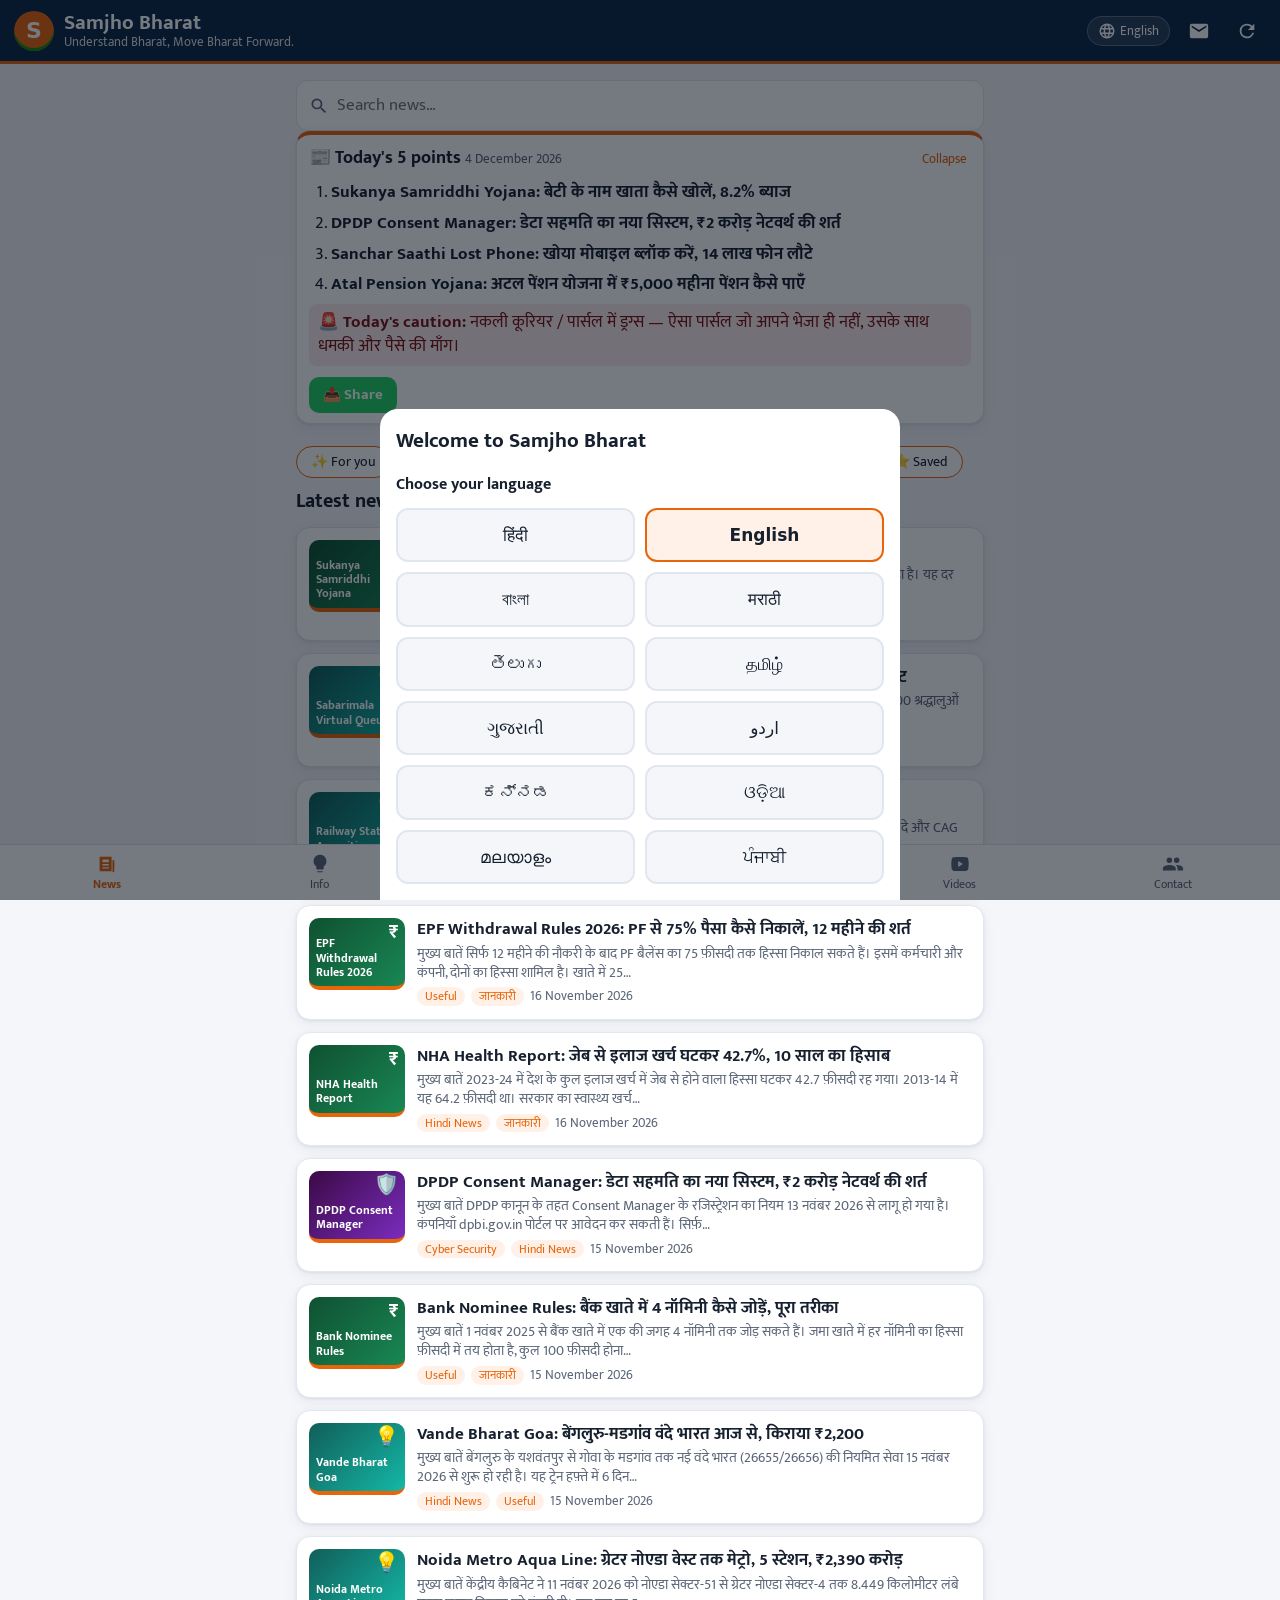
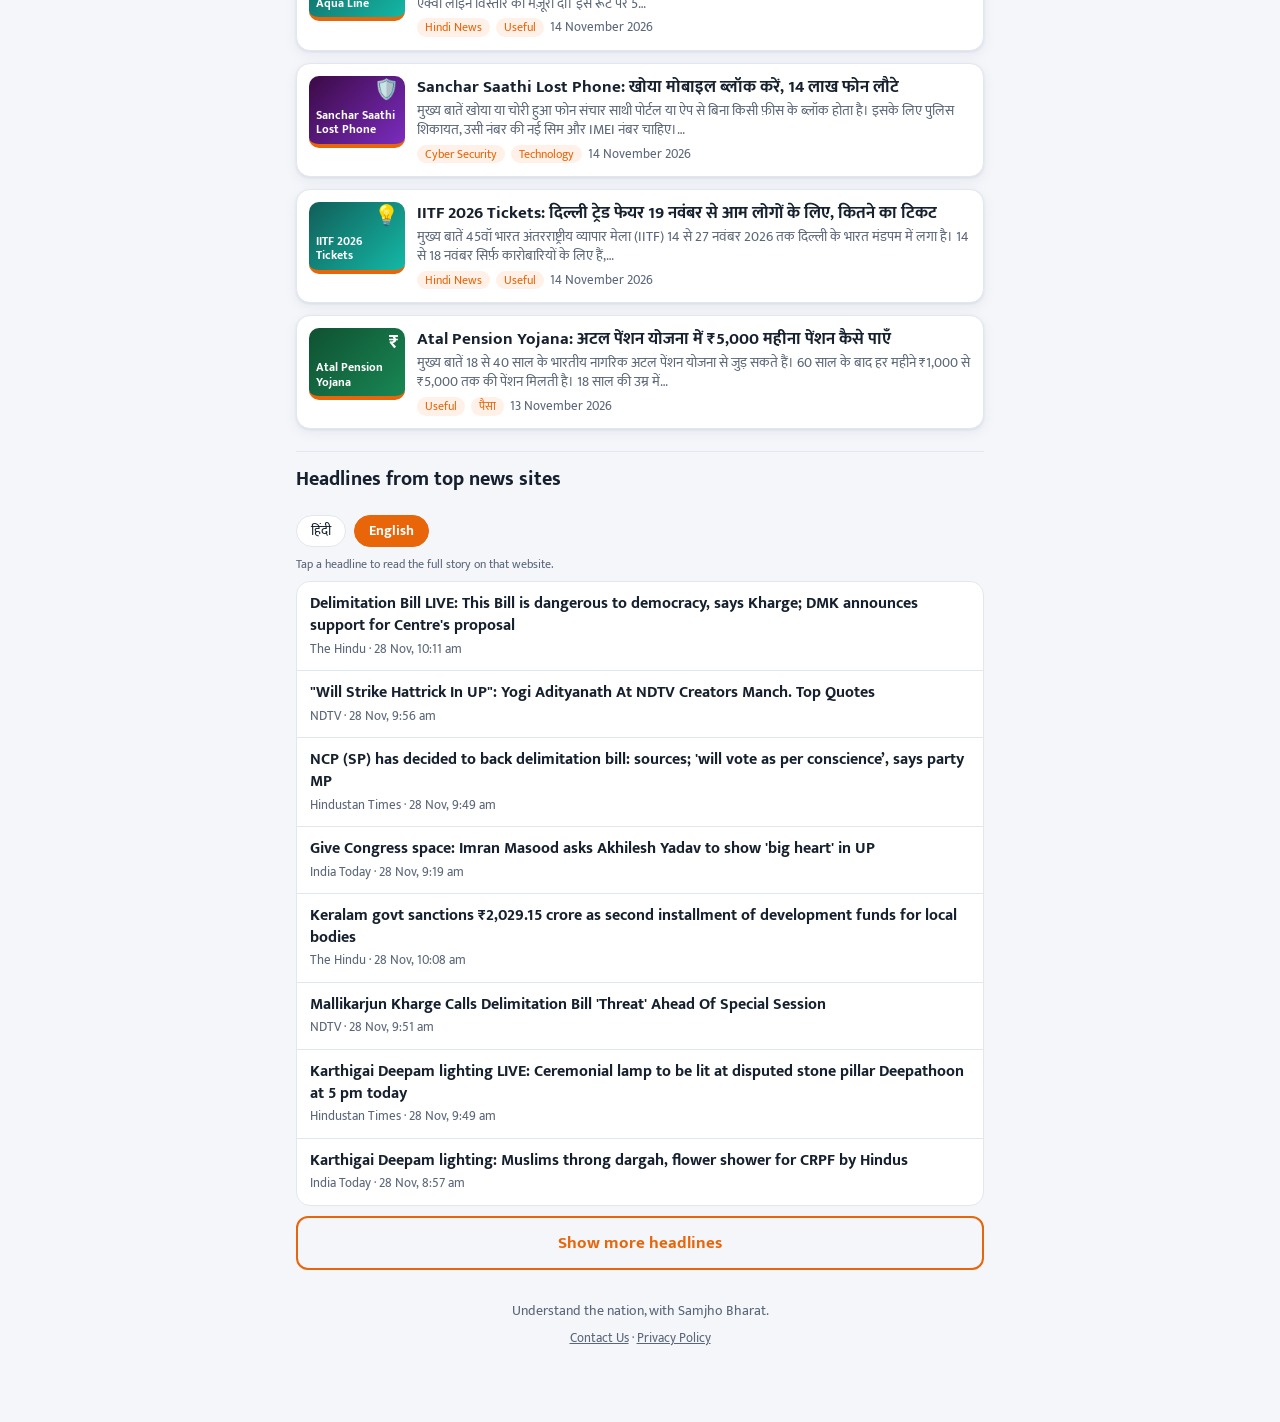
<file: index.html>
<!doctype html>
<html lang="hi">
<head>
<meta charset="utf-8">
<meta name="viewport" content="width=device-width, initial-scale=1, viewport-fit=cover">
<title>Samjho Bharat</title>
<meta name="description" content="समझो भारत – सरकारी योजनाएँ, पैसा, साइबर सुरक्षा, इतिहास और ख़बरें आसान हिंदी में">
<link rel="canonical" href="https://samjhobharatofficial1989-dev.github.io/">
<meta name="theme-color" content="#0B2545">
<link rel="manifest" href="manifest.json">
<link rel="icon" href="icons/icon-192.png">
<link rel="apple-touch-icon" href="icons/apple-touch-icon.png">
<link rel="stylesheet" href="style.css">
</head>
<body>
<header class="topbar">
  <img id="logoImg" src="icons/icon-192.png" alt="" class="logo"><span id="logoLetter" class="logo logo-letter" hidden aria-hidden="true">S</span>
  <div class="brand">
    <h1 data-i18n="brand">Samjho Bharat</h1>
    <p class="tagline" data-i18n="tagline">समझो भारत, आगे बढ़ो भारत।</p>
  </div>
  <button id="langBtn" class="lang-btn" aria-label="भाषा चुनें / Choose language">
    <svg viewBox="0 0 24 24" width="18" height="18" aria-hidden="true"><path fill="currentColor" d="M12 2a10 10 0 1 0 0 20 10 10 0 0 0 0-20zm6.93 6h-2.95a15.6 15.6 0 0 0-1.38-3.56A8.03 8.03 0 0 1 18.93 8zM12 4.04c.83 1.2 1.48 2.53 1.91 3.96h-3.82c.43-1.43 1.08-2.76 1.91-3.96zM4.26 14a8.2 8.2 0 0 1 0-4h3.38a16.5 16.5 0 0 0 0 4H4.26zm.81 2h2.95c.32 1.25.78 2.45 1.38 3.56A7.99 7.99 0 0 1 5.07 16zM8.02 8H5.07a7.99 7.99 0 0 1 4.33-3.56A15.6 15.6 0 0 0 8.02 8zM12 19.96A14.1 14.1 0 0 1 10.09 16h3.82A14.1 14.1 0 0 1 12 19.96zM14.34 14H9.66a14.7 14.7 0 0 1 0-4h4.68a14.7 14.7 0 0 1 0 4zm.25 5.56c.6-1.11 1.06-2.31 1.38-3.56h2.95a8.03 8.03 0 0 1-4.33 3.56zM16.36 14a16.5 16.5 0 0 0 0-4h3.38a8.2 8.2 0 0 1 0 4h-3.38z"/></svg>
    <span id="langBtnText">English</span>
  </button>
  <a id="contactBtn" class="icon-btn" href="contact.html" aria-label="Contact Us / संपर्क करें" title="Contact Us">
    <svg viewBox="0 0 24 24" width="22" height="22" aria-hidden="true"><path fill="currentColor" d="M20 4H4a2 2 0 0 0-2 2v12a2 2 0 0 0 2 2h16a2 2 0 0 0 2-2V6a2 2 0 0 0-2-2zm0 4-8 5-8-5V6l8 5 8-5v2z"/></svg>
  </a>
  <button id="refreshBtn" class="icon-btn" aria-label="ताज़ा करें">
    <svg viewBox="0 0 24 24" width="22" height="22"><path fill="currentColor" d="M17.65 6.35A7.96 7.96 0 0 0 12 4a8 8 0 1 0 7.73 10h-2.08A6 6 0 1 1 12 6c1.66 0 3.14.69 4.22 1.78L13 11h7V4l-2.35 2.35z"/></svg>
  </button>
</header>

<main id="main">
  <!-- खबरें -->
  <section id="tab-news" class="tab active" aria-label="खबरें">
    <form id="searchForm" class="search" role="search">
      <svg viewBox="0 0 24 24" width="20" height="20" aria-hidden="true"><path fill="currentColor" d="M15.5 14h-.79l-.28-.27A6.47 6.47 0 0 0 16 9.5 6.5 6.5 0 1 0 9.5 16a6.47 6.47 0 0 0 4.23-1.57l.27.28v.79l5 4.99L20.49 19l-4.99-5zm-6 0C7.01 14 5 11.99 5 9.5S7.01 5 9.5 5 14 7.01 14 9.5 11.99 14 9.5 14z"/></svg>
      <input id="searchInput" type="search" placeholder="खबर खोजें…" data-i18n-ph="search_ph" enterkeyhint="search" autocomplete="off">
    </form>
    <div id="notifBanner" class="nbanner" hidden>
      <span data-i18n="notif_ask">नई खबर आते ही सूचना पाना चाहते हैं?</span>
      <span class="nbtns"><button class="btn btn-sm" type="button" data-notif-on="1" data-i18n="notif_on">चालू करें</button>
      <button class="btn btn-sm btn-ghost2" type="button" data-notif-later="1" data-i18n="notif_later">बाद में</button></span>
    </div>
    <div id="chips" class="chips"></div>
    <div class="section-head"><h2 id="newsHeading" data-i18n="latest">ताज़ा खबरें</h2><span id="newsStatus" class="status"></span></div>
    <div id="newsList" class="list"></div>
    <div id="hlBox" class="hlbox" aria-live="polite"></div>
  </section>

  <!-- जानकारी -->
  <section id="tab-gyan" class="tab" aria-label="जानकारी">
    <div class="section-head"><h2 data-i18n="gyan_head">अच्छी जानकारी</h2><span id="gyanStatus" class="status"></span></div>
    <div id="gyanList" class="list"></div>
    <h3 class="sub" data-i18n="did_you_know">क्या आप जानते हैं?</h3>
    <div id="factList" class="facts"></div>
  </section>

  <!-- पैसे का हिसाब (कैलकुलेटर) -->
  <section id="tab-calc" class="tab" aria-label="कैलकुलेटर">
    <div class="section-head"><h2 data-i18n="calc_head">पैसे का हिसाब (कैलकुलेटर)</h2></div>
    <p class="hint-en hint">Simple tools for interest, loans and inflation.</p>
    <div id="calcBox"></div>
  </section>

  <!-- क्विज़ -->
  <section id="tab-quiz" class="tab" aria-label="आज का क्विज़">
    <div class="section-head"><h2 data-i18n="quiz_head">आज का क्विज़</h2><span id="quizStreak" class="status"></span></div>
    <div id="quizCats" class="chips"></div>
    <div id="quizBox" class="quiz"></div>
  </section>

  <!-- वीडियो -->
  <section id="tab-video" class="tab" aria-label="वीडियो">
    <div class="section-head"><h2 data-i18n="video_head">हमारे वीडियो</h2></div>
    <div class="video-wrap">
      <iframe id="ytFrame" title="समझो भारत के वीडियो" loading="lazy"
        allow="accelerometer; encrypted-media; gyroscope; picture-in-picture; web-share" referrerpolicy="strict-origin-when-cross-origin" allowfullscreen></iframe>
    </div>
    <h3 id="ytNow" class="now"></h3>
    <button id="videoShare" class="btn btn-wa btn-sm" type="button">📤 <span data-i18n="share_btn">शेयर करें</span></button>
    <div id="videoList" class="vlist"></div>
    <a class="btn btn-yt" href="https://www.youtube.com/@SamjhoBharatIn" target="_blank" rel="noopener" data-i18n="yt_btn">YouTube चैनल खोलें और Subscribe करें</a>
    <p class="hint-en hint">Watch our latest videos and subscribe to the channel.</p>
  </section>

  <!-- जुड़ें -->
  <section id="tab-links" class="tab" aria-label="हमसे जुड़ें">
    <div class="section-head"><h2 data-i18n="links_head">संपर्क करें और जुड़ें</h2></div>
    <div id="contactBox" class="about contact-box">
      <h3>✉️ <span data-i18n="contact_head">संपर्क करें</span> <span class="hint-en">(Contact Us)</span></h3>
      <p><b data-i18n="contact_pub_l">प्रकाशक</b>: <span data-i18n="contact_pub">समझो भारत (स्वतंत्र डिजिटल प्रकाशक, भारत)</span></p>
      <p><b data-i18n="contact_email_l">ईमेल</b>: <a href="mailto:contact@samjhobharat.org">contact@samjhobharat.org</a></p>
      <p><b data-i18n="contact_web_l">वेबसाइट</b>: <a href="contact.html">samjhobharatofficial1989-dev.github.io/contact.html</a></p>
      <p class="small" data-i18n="contact_note">सवाल, सुझाव, किसी लेख में सुधार या शिकायत के लिए हमें ईमेल करें।</p>
      <a class="btn btn-sm" href="mailto:contact@samjhobharat.org?subject=Samjho%20Bharat%20App" data-i18n="contact_btn">ईमेल भेजें</a>
    </div>
    <p class="hint-en hint">Follow Samjho Bharat on all platforms.</p>
    <div id="linkList" class="links"></div>
    <button id="shareApp" class="btn btn-wa mt2" type="button" data-i18n="share_app_btn">📲 ऐप दोस्तों को भेजें</button>
    <div id="notifBox" class="about"></div>
    <p id="offlineInfo" class="small center"></p>
    <div class="about">
      <h3 data-i18n="about_head">समझो भारत के बारे में</h3>
      <p data-i18n="about_text">समझो भारत देश-दुनिया की खबरों और उपयोगी जानकारी को आसान भाषा में आप तक पहुँचाता है।</p>
      <p class="small" data-i18n="gov_disclaimer">समझो भारत एक स्वतंत्र ऐप है। यह किसी सरकारी या राजनीतिक संस्था से जुड़ा नहीं है। हर सरकारी जानकारी के साथ उसका आधिकारिक स्रोत और लिंक दिया गया है; आवेदन से पहले वहीं जाँचें। सभी स्रोतों की सूची "स्रोत" पेज पर है।</p>
      <p><a href="sources.html"><span>स्रोत</span><span class="hint-en"> (Sources)</span></a></p>
      <p><a href="contact.html"><span data-i18n="contact_head">संपर्क करें</span><span class="hint-en"> (Contact Us)</span></a></p>
      <p><a href="privacy.html"><span data-i18n="privacy">गोपनीयता नीति</span><span class="hint-en"> (Privacy Policy)</span></a></p>
      <p class="small"><span data-i18n="version">संस्करण</span> 2.5</p>
    </div>
  </section>
</main>

<!-- लेख पढ़ने की स्क्रीन -->
<div id="reader" class="reader" hidden>
  <div class="reader-bar">
    <button id="readerBack" class="icon-btn" aria-label="वापस">
      <svg viewBox="0 0 24 24" width="24" height="24"><path fill="currentColor" d="M20 11H7.83l5.59-5.59L12 4l-8 8 8 8 1.41-1.41L7.83 13H20z"/></svg>
    </button>
    <span class="reader-title" data-i18n="brand">Samjho Bharat</span>
    <button id="readerFont" class="icon-btn txt-btn" aria-label="अक्षर का आकार / Text size">Aa</button>
    <button id="readerSave" class="icon-btn txt-btn star-btn" aria-label="सहेजें / Save">☆</button>
    <button id="readerShare" class="icon-btn" aria-label="शेयर करें">
      <svg viewBox="0 0 24 24" width="22" height="22"><path fill="currentColor" d="M18 16.08c-.76 0-1.44.3-1.96.77L8.91 12.7c.05-.23.09-.46.09-.7s-.04-.47-.09-.7l7.05-4.11A2.99 2.99 0 1 0 15 5c0 .24.04.47.09.7L8.04 9.81A3 3 0 1 0 8.04 14.2l7.12 4.16c-.05.21-.08.43-.08.65A2.92 2.92 0 1 0 18 16.08z"/></svg>
    </button>
  </div>
  <article id="readerBody" class="reader-body"></article>
</div>

<nav class="bottomnav" aria-label="मुख्य मेनू">
  <button data-tab="news" class="active"><svg viewBox="0 0 24 24"><path fill="currentColor" d="M4 4h13v16H5a1 1 0 0 1-1-1V4zm15 4h1v11a2 2 0 0 1-2 2V8zM7 7v3h7V7H7zm0 5v1.5h7V12H7zm0 3.5V17h7v-1.5H7z"/></svg><span data-i18n="nav_news">खबरें</span></button>
  <button data-tab="gyan"><svg viewBox="0 0 24 24"><path fill="currentColor" d="M9 21h6v-1H9v1zm3-19a7 7 0 0 0-4 12.74V17a1 1 0 0 0 1 1h6a1 1 0 0 0 1-1v-2.26A7 7 0 0 0 12 2z"/></svg><span data-i18n="nav_gyan">जानकारी</span></button>
  <button data-tab="calc"><svg viewBox="0 0 24 24"><path fill="currentColor" d="M7 2h10a2 2 0 0 1 2 2v16a2 2 0 0 1-2 2H7a2 2 0 0 1-2-2V4a2 2 0 0 1 2-2zm0 2v4h10V4H7zm1 7v2h2v-2H8zm4 0v2h2v-2h-2zm4 0v2h2v-2h-2zm-8 4v2h2v-2H8zm4 0v2h2v-2h-2zm4 0v5h2v-5h-2zm-8 4v1h6v-1H8z"/></svg><span data-i18n="nav_calc">हिसाब</span></button>
  <button data-tab="quiz"><svg viewBox="0 0 24 24"><path fill="currentColor" d="M12 2a10 10 0 1 0 0 20 10 10 0 0 0 0-20zm1 17h-2v-2h2v2zm2.07-7.75-.9.92A3.4 3.4 0 0 0 13 15h-2v-.5a4 4 0 0 1 1.17-2.83l1.24-1.26A1.96 1.96 0 0 0 14 9a2 2 0 0 0-4 0H8a4 4 0 0 1 8 0 3.2 3.2 0 0 1-.93 2.25z"/></svg><span data-i18n="nav_quiz">क्विज़</span></button>
  <button data-tab="video"><svg viewBox="0 0 24 24"><path fill="currentColor" d="M21 6.5a2.5 2.5 0 0 0-1.76-1.77C17.68 4.3 12 4.3 12 4.3s-5.68 0-7.24.43A2.5 2.5 0 0 0 3 6.5 26 26 0 0 0 2.6 12 26 26 0 0 0 3 17.5a2.5 2.5 0 0 0 1.76 1.77c1.56.43 7.24.43 7.24.43s5.68 0 7.24-.43A2.5 2.5 0 0 0 21 17.5a26 26 0 0 0 .4-5.5 26 26 0 0 0-.4-5.5zM10 15.2V8.8l5.2 3.2-5.2 3.2z"/></svg><span data-i18n="nav_video">वीडियो</span></button>
  <button data-tab="links"><svg viewBox="0 0 24 24"><path fill="currentColor" d="M16 11a3 3 0 1 0-3-3 3 3 0 0 0 3 3zm-8 0a3 3 0 1 0-3-3 3 3 0 0 0 3 3zm0 2c-2.33 0-7 1.17-7 3.5V19h14v-2.5C15 14.17 10.33 13 8 13zm8 0c-.29 0-.62.02-.97.05A4.22 4.22 0 0 1 17 16.5V19h6v-2.5c0-2.33-4.67-3.5-7-3.5z"/></svg><span data-i18n="nav_links">संपर्क</span></button>
</nav>

<!-- भाषा चुनने की सूची -->
<div id="langSheet" class="sheet" hidden>
  <div class="sheet-box" role="dialog" aria-labelledby="langTitle">
    <h3 id="langTitle" data-i18n="lang_title">भाषा चुनें</h3>
    <p class="hint-en small">Choose language</p>
    <div id="langList" class="lang-list"></div>
  </div>
</div>

<footer class="slogan"><span data-i18n="slogan">देश को समझिए, समझो भारत के साथ।</span>
  <span class="footlinks"><a href="contact.html" data-i18n="contact_head">संपर्क करें</a> · <a href="privacy.html" data-i18n="privacy">गोपनीयता नीति</a></span></footer>

<script src="config.js"></script>
<script src="i18n.js"></script>
<script src="i18n-extra.js"></script>
<script src="i18n-p5.js"></script>
<script src="quiz.js"></script>
<script src="quiz2.js"></script>
<script src="calc2.js"></script>
<script src="calc.js"></script>
<script src="personal.js"></script>
<script src="app.js"></script>
<script src="tools.js"></script>
<script src="phase4.js"></script>
<script src="postcard.js"></script>
<script src="headlines.js"></script>
</body>
</html>
</file>
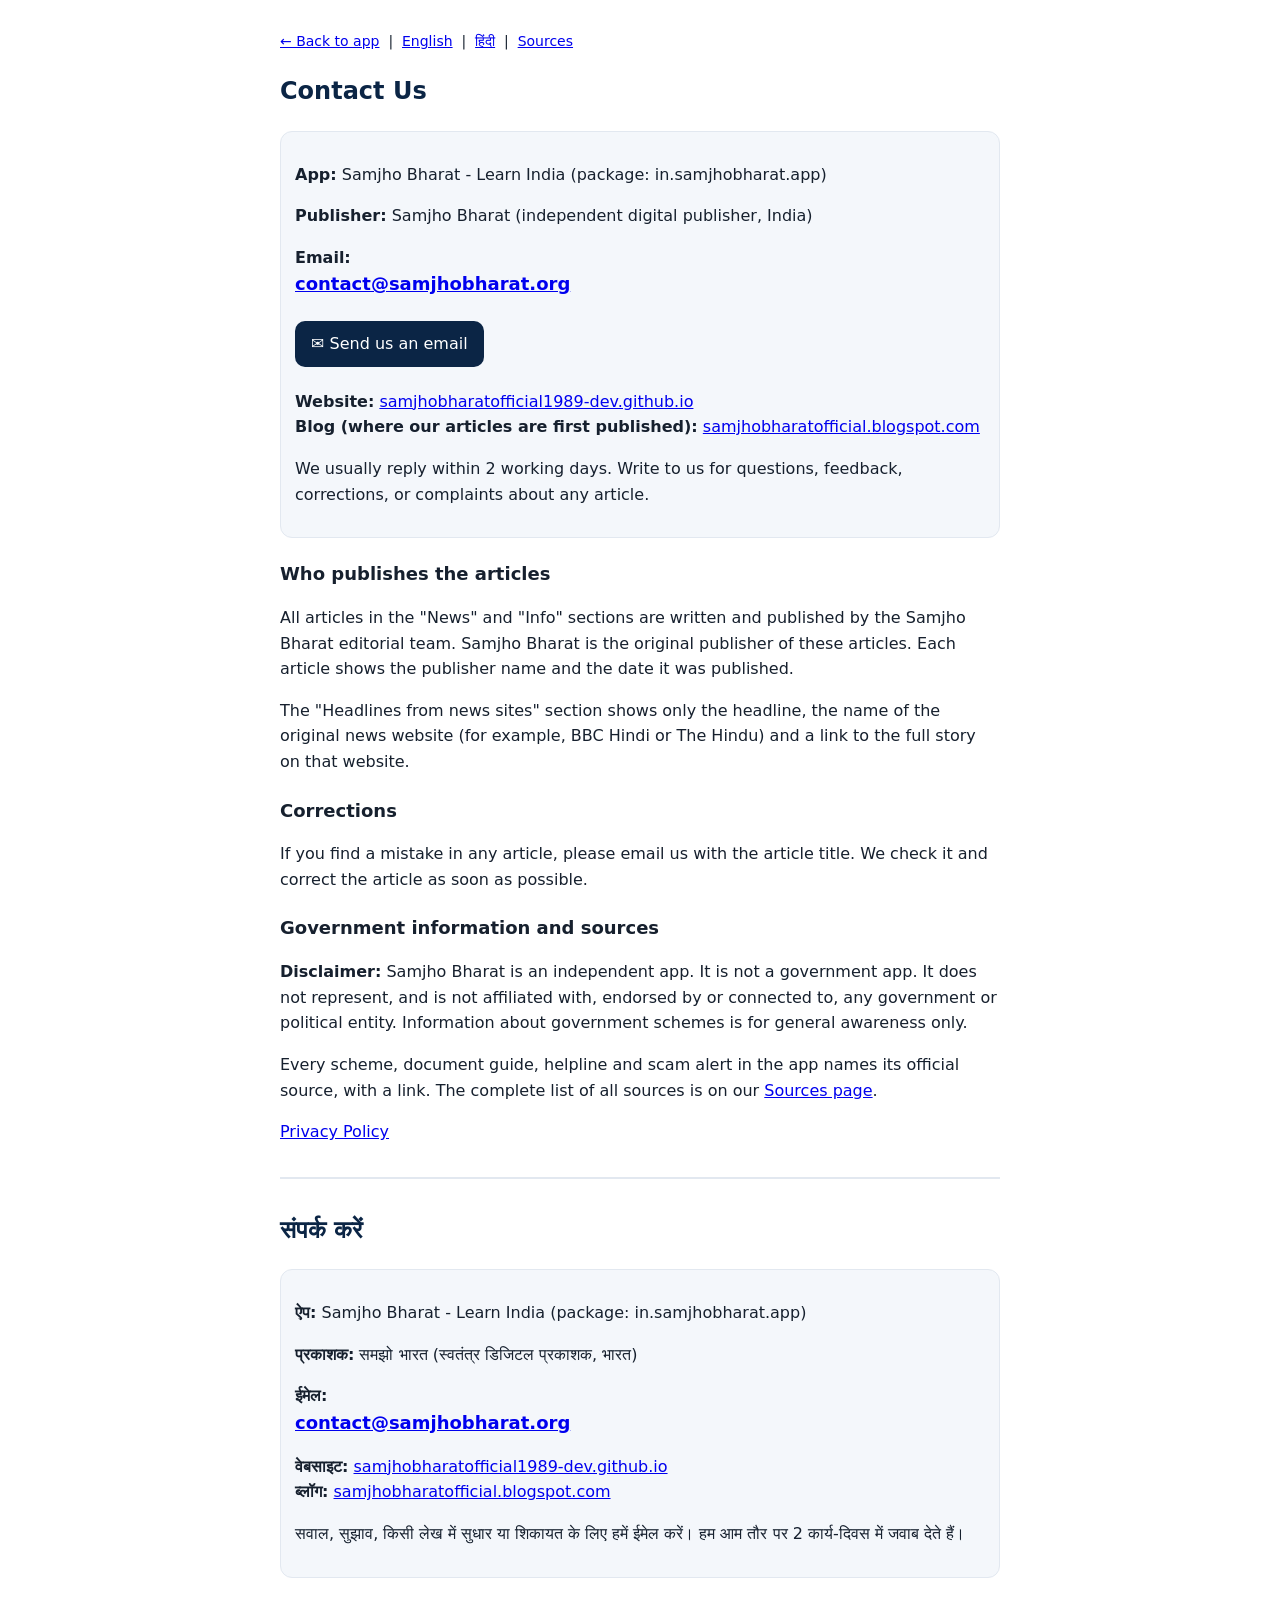
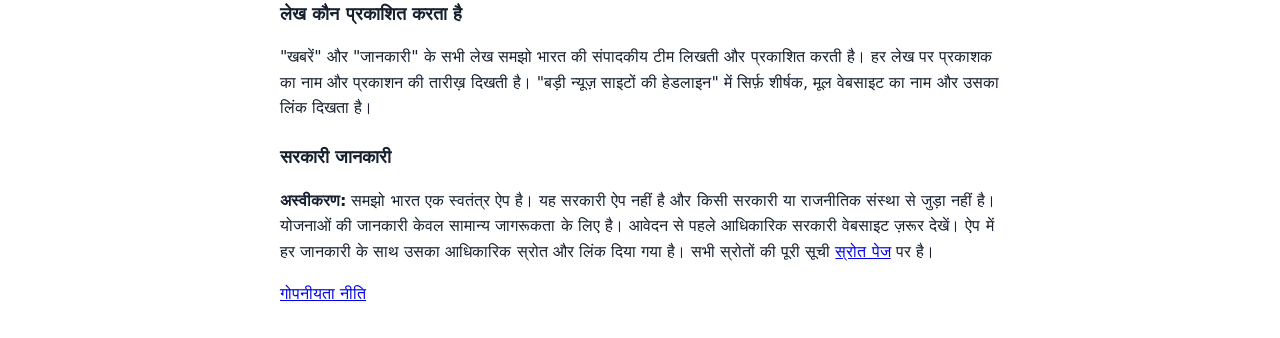
<file: contact.html>
<!doctype html>
<html lang="en"><head><meta charset="utf-8"><meta name="viewport" content="width=device-width, initial-scale=1">
<title>Contact Us — Samjho Bharat</title>
<meta name="description" content="Contact Samjho Bharat - Learn India. Email, publisher details, editorial and source policy.">
<link rel="canonical" href="https://samjhobharatofficial1989-dev.github.io/contact.html">
<style>body{font-family:system-ui,sans-serif;max-width:720px;margin:0 auto;padding:16px;line-height:1.6;color:#16202E;background:#fff}h1{color:#0B2545}h2{font-size:18px;margin-top:22px}hr{margin:32px 0;border:0;border-top:2px solid #E2E8F0}.lang{font-size:14px}.box{background:#F4F7FB;border:1px solid #E2E8F0;border-radius:12px;padding:14px;margin:14px 0}.mail{font-size:18px;font-weight:700;word-break:break-all}.btn{display:inline-block;background:#0B2545;color:#fff;text-decoration:none;padding:10px 16px;border-radius:10px;margin:6px 0}ul{padding-left:20px}</style>
</head><body>
<p class="lang"><a href="./">← Back to app</a> &nbsp;|&nbsp; <a href="#en">English</a> &nbsp;|&nbsp; <a href="#hi">हिंदी</a> &nbsp;|&nbsp; <a href="sources.html">Sources</a></p>

<section id="en" lang="en">
<h1>Contact Us</h1>
<div class="box">
<p><b>App:</b> Samjho Bharat - Learn India (package: in.samjhobharat.app)</p>
<p><b>Publisher:</b> Samjho Bharat (independent digital publisher, India)</p>
<p><b>Email:</b><br><a class="mail" href="mailto:contact@samjhobharat.org">contact@samjhobharat.org</a></p>
<p><a class="btn" href="mailto:contact@samjhobharat.org?subject=Samjho%20Bharat%20App">✉ Send us an email</a></p>
<p><b>Website:</b> <a href="https://samjhobharatofficial1989-dev.github.io/">samjhobharatofficial1989-dev.github.io</a><br>
<b>Blog (where our articles are first published):</b> <a href="https://samjhobharatofficial.blogspot.com/">samjhobharatofficial.blogspot.com</a></p>
<p>We usually reply within 2 working days. Write to us for questions, feedback, corrections, or complaints about any article.</p>
</div>

<h2>Who publishes the articles</h2>
<p>All articles in the "News" and "Info" sections are written and published by the Samjho Bharat editorial team. Samjho Bharat is the original publisher of these articles. Each article shows the publisher name and the date it was published.</p>
<p>The "Headlines from news sites" section shows only the headline, the name of the original news website (for example, BBC Hindi or The Hindu) and a link to the full story on that website.</p>

<h2>Corrections</h2>
<p>If you find a mistake in any article, please email us with the article title. We check it and correct the article as soon as possible.</p>

<h2>Government information and sources</h2>
<p><b>Disclaimer:</b> Samjho Bharat is an independent app. It is not a government app. It does not represent, and is not affiliated with, endorsed by or connected to, any government or political entity. Information about government schemes is for general awareness only.</p>
<p>Every scheme, document guide, helpline and scam alert in the app names its official source, with a link. The complete list of all sources is on our <a href="sources.html">Sources page</a>.</p>

<p><a href="privacy.html">Privacy Policy</a></p>
</section>

<hr>

<section id="hi" lang="hi">
<h1>संपर्क करें</h1>
<div class="box">
<p><b>ऐप:</b> Samjho Bharat - Learn India (package: in.samjhobharat.app)</p>
<p><b>प्रकाशक:</b> समझो भारत (स्वतंत्र डिजिटल प्रकाशक, भारत)</p>
<p><b>ईमेल:</b><br><a class="mail" href="mailto:contact@samjhobharat.org">contact@samjhobharat.org</a></p>
<p><b>वेबसाइट:</b> <a href="https://samjhobharatofficial1989-dev.github.io/">samjhobharatofficial1989-dev.github.io</a><br>
<b>ब्लॉग:</b> <a href="https://samjhobharatofficial.blogspot.com/">samjhobharatofficial.blogspot.com</a></p>
<p>सवाल, सुझाव, किसी लेख में सुधार या शिकायत के लिए हमें ईमेल करें। हम आम तौर पर 2 कार्य-दिवस में जवाब देते हैं।</p>
</div>
<h2>लेख कौन प्रकाशित करता है</h2>
<p>"खबरें" और "जानकारी" के सभी लेख समझो भारत की संपादकीय टीम लिखती और प्रकाशित करती है। हर लेख पर प्रकाशक का नाम और प्रकाशन की तारीख़ दिखती है। "बड़ी न्यूज़ साइटों की हेडलाइन" में सिर्फ़ शीर्षक, मूल वेबसाइट का नाम और उसका लिंक दिखता है।</p>
<h2>सरकारी जानकारी</h2>
<p><b>अस्वीकरण:</b> समझो भारत एक स्वतंत्र ऐप है। यह सरकारी ऐप नहीं है और किसी सरकारी या राजनीतिक संस्था से जुड़ा नहीं है। योजनाओं की जानकारी केवल सामान्य जागरूकता के लिए है। आवेदन से पहले आधिकारिक सरकारी वेबसाइट ज़रूर देखें। ऐप में हर जानकारी के साथ उसका आधिकारिक स्रोत और लिंक दिया गया है। सभी स्रोतों की पूरी सूची <a href="sources.html">स्रोत पेज</a> पर है।</p>
<p><a href="privacy.html">गोपनीयता नीति</a></p>
</section>
</body></html>
</file>
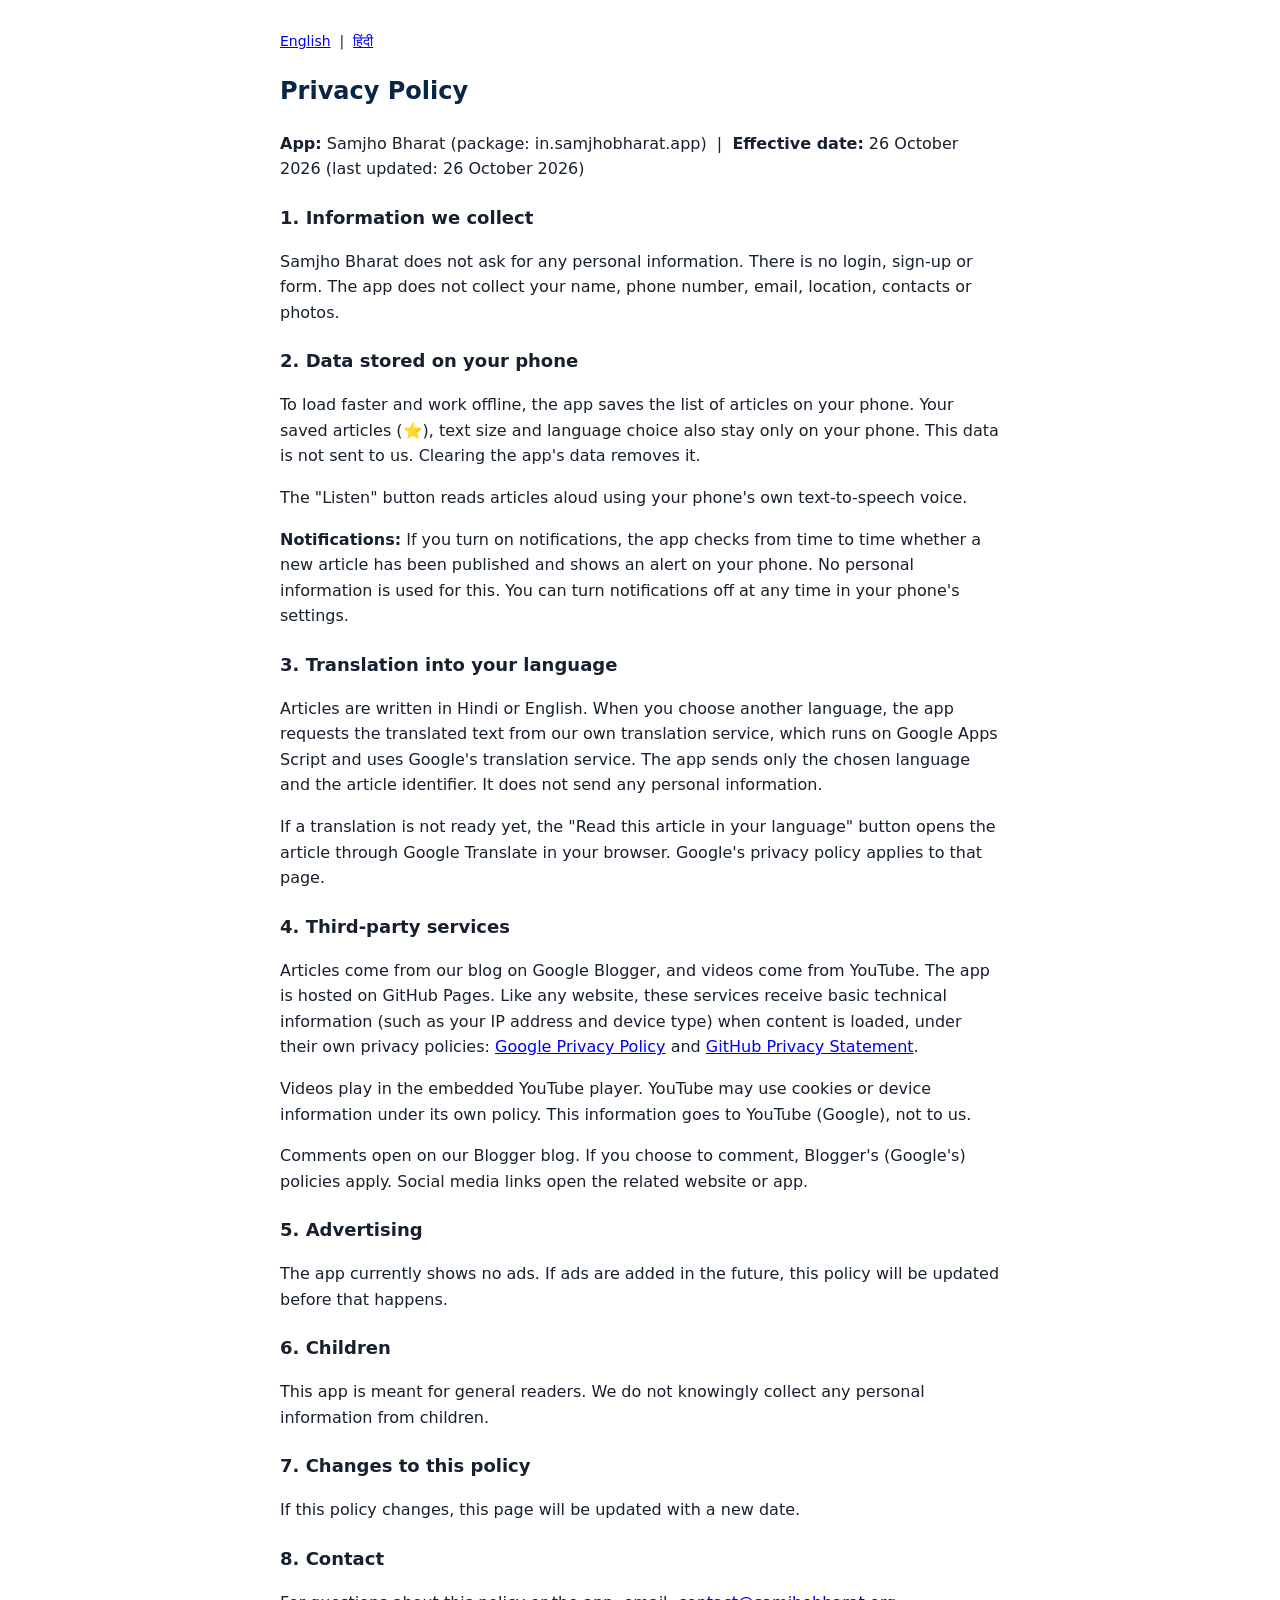
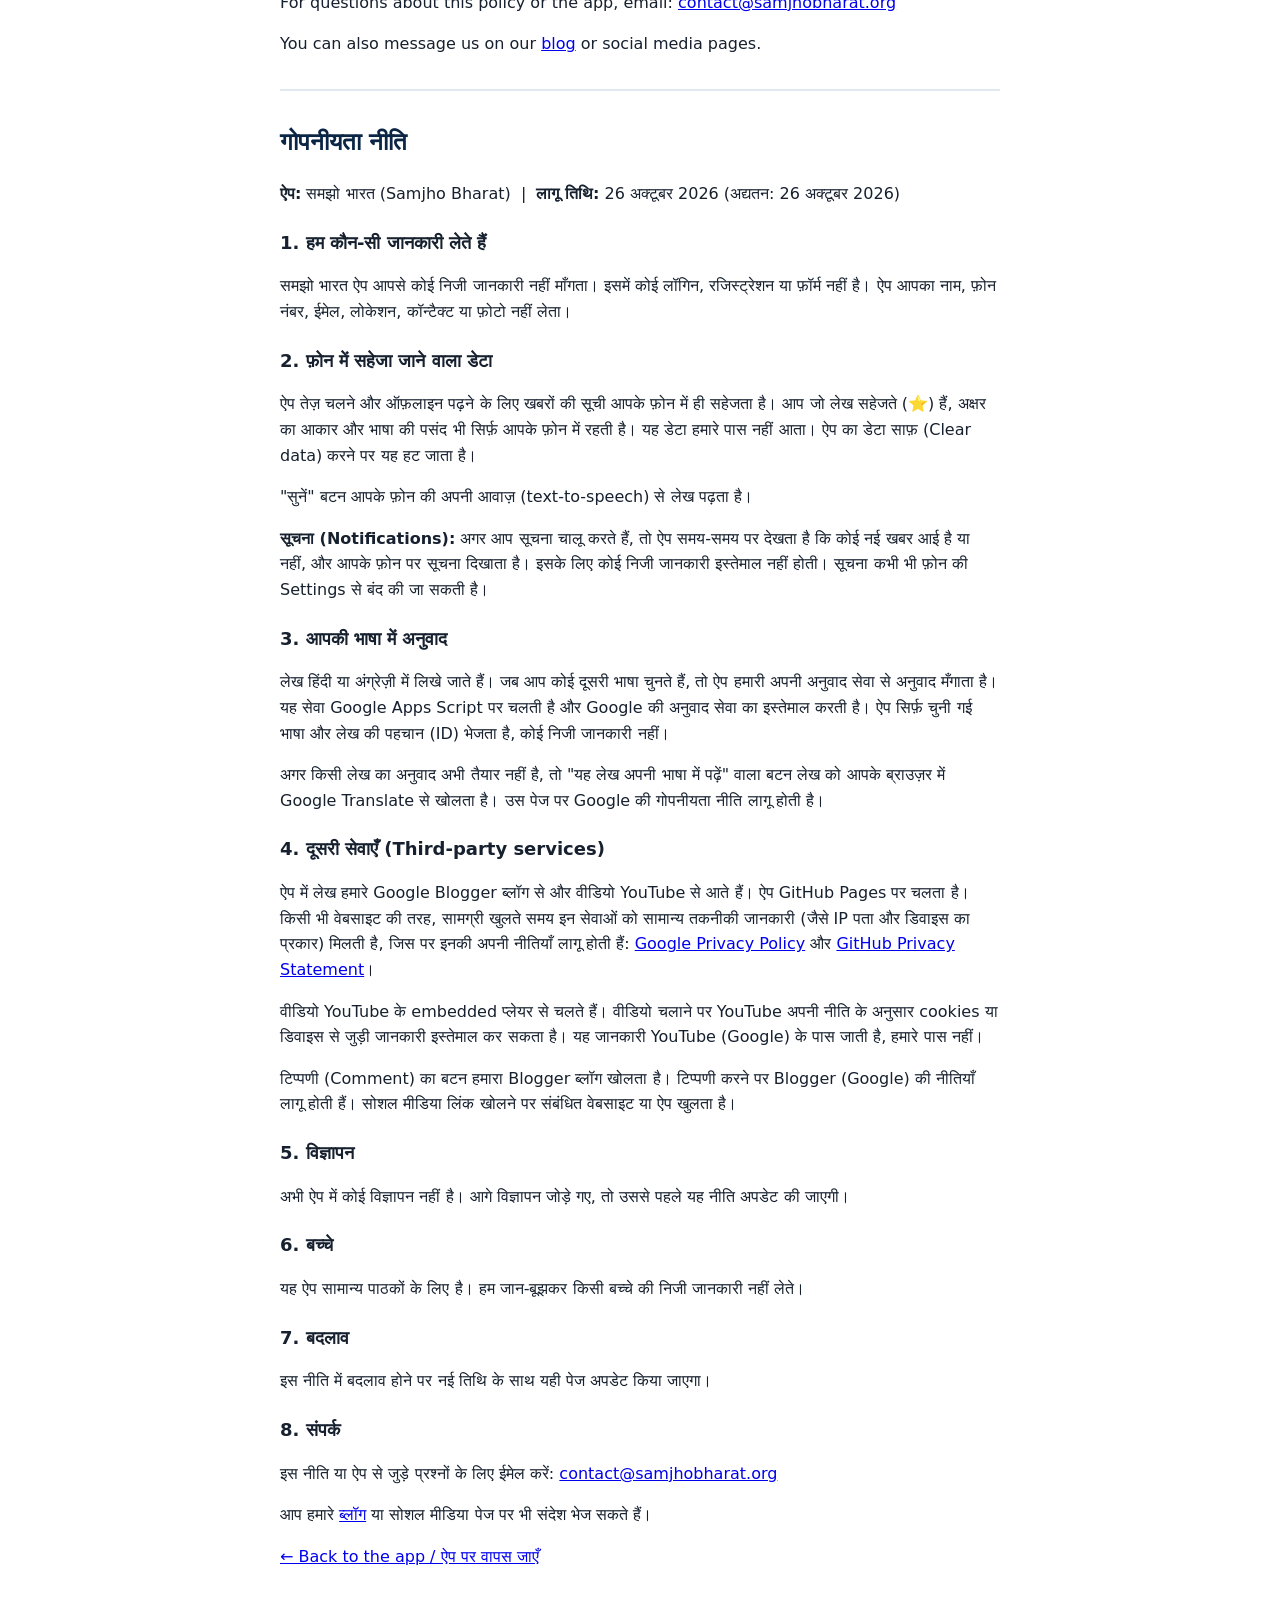
<file: privacy.html>
<!doctype html>
<html lang="en"><head><meta charset="utf-8"><meta name="viewport" content="width=device-width, initial-scale=1">
<title>Privacy Policy — Samjho Bharat</title>
<style>body{font-family:system-ui,sans-serif;max-width:720px;margin:0 auto;padding:16px;line-height:1.6;color:#16202E;background:#fff}h1{color:#0B2545}h2{font-size:18px;margin-top:22px}hr{margin:32px 0;border:0;border-top:2px solid #E2E8F0}.lang{font-size:14px}</style>
</head><body>
<p class="lang"><a href="#en">English</a> &nbsp;|&nbsp; <a href="#hi">हिंदी</a></p>

<section id="en" lang="en">
<h1>Privacy Policy</h1>
<p><b>App:</b> Samjho Bharat (package: in.samjhobharat.app) &nbsp;|&nbsp; <b>Effective date:</b> 26 October 2026 (last updated: 26 October 2026)</p>

<h2>1. Information we collect</h2>
<p>Samjho Bharat does not ask for any personal information. There is no login, sign-up or form. The app does not collect your name, phone number, email, location, contacts or photos.</p>

<h2>2. Data stored on your phone</h2>
<p>To load faster and work offline, the app saves the list of articles on your phone. Your saved articles (⭐), text size and language choice also stay only on your phone. This data is not sent to us. Clearing the app's data removes it.</p>
<p>The "Listen" button reads articles aloud using your phone's own text-to-speech voice.</p>
<p><b>Notifications:</b> If you turn on notifications, the app checks from time to time whether a new article has been published and shows an alert on your phone. No personal information is used for this. You can turn notifications off at any time in your phone's settings.</p>

<h2>3. Translation into your language</h2>
<p>Articles are written in Hindi or English. When you choose another language, the app requests the translated text from our own translation service, which runs on Google Apps Script and uses Google's translation service. The app sends only the chosen language and the article identifier. It does not send any personal information.</p>
<p>If a translation is not ready yet, the "Read this article in your language" button opens the article through Google Translate in your browser. Google's privacy policy applies to that page.</p>

<h2>4. Third-party services</h2>
<p>Articles come from our blog on Google Blogger, and videos come from YouTube. The app is hosted on GitHub Pages. Like any website, these services receive basic technical information (such as your IP address and device type) when content is loaded, under their own privacy policies: <a href="https://policies.google.com/privacy">Google Privacy Policy</a> and <a href="https://docs.github.com/en/site-policy/privacy-policies/github-general-privacy-statement">GitHub Privacy Statement</a>.</p>
<p>Videos play in the embedded YouTube player. YouTube may use cookies or device information under its own policy. This information goes to YouTube (Google), not to us.</p>
<p>Comments open on our Blogger blog. If you choose to comment, Blogger's (Google's) policies apply. Social media links open the related website or app.</p>

<h2>5. Advertising</h2>
<p>The app currently shows no ads. If ads are added in the future, this policy will be updated before that happens.</p>

<h2>6. Children</h2>
<p>This app is meant for general readers. We do not knowingly collect any personal information from children.</p>

<h2>7. Changes to this policy</h2>
<p>If this policy changes, this page will be updated with a new date.</p>

<h2>8. Contact</h2>
<p>For questions about this policy or the app, email: <a href="mailto:contact@samjhobharat.org">contact@samjhobharat.org</a></p>
<p>You can also message us on our <a href="https://samjhobharatofficial.blogspot.com/">blog</a> or social media pages.</p>
</section>

<hr>

<section id="hi" lang="hi">
<h1>गोपनीयता नीति</h1>
<p><b>ऐप:</b> समझो भारत (Samjho Bharat) &nbsp;|&nbsp; <b>लागू तिथि:</b> 26 अक्टूबर 2026 (अद्यतन: 26 अक्टूबर 2026)</p>

<h2>1. हम कौन-सी जानकारी लेते हैं</h2>
<p>समझो भारत ऐप आपसे कोई निजी जानकारी नहीं माँगता। इसमें कोई लॉगिन, रजिस्ट्रेशन या फ़ॉर्म नहीं है। ऐप आपका नाम, फ़ोन नंबर, ईमेल, लोकेशन, कॉन्टैक्ट या फ़ोटो नहीं लेता।</p>

<h2>2. फ़ोन में सहेजा जाने वाला डेटा</h2>
<p>ऐप तेज़ चलने और ऑफ़लाइन पढ़ने के लिए खबरों की सूची आपके फ़ोन में ही सहेजता है। आप जो लेख सहेजते (⭐) हैं, अक्षर का आकार और भाषा की पसंद भी सिर्फ़ आपके फ़ोन में रहती है। यह डेटा हमारे पास नहीं आता। ऐप का डेटा साफ़ (Clear data) करने पर यह हट जाता है।</p>
<p>"सुनें" बटन आपके फ़ोन की अपनी आवाज़ (text-to-speech) से लेख पढ़ता है।</p>
<p><b>सूचना (Notifications):</b> अगर आप सूचना चालू करते हैं, तो ऐप समय-समय पर देखता है कि कोई नई खबर आई है या नहीं, और आपके फ़ोन पर सूचना दिखाता है। इसके लिए कोई निजी जानकारी इस्तेमाल नहीं होती। सूचना कभी भी फ़ोन की Settings से बंद की जा सकती है।</p>

<h2>3. आपकी भाषा में अनुवाद</h2>
<p>लेख हिंदी या अंग्रेज़ी में लिखे जाते हैं। जब आप कोई दूसरी भाषा चुनते हैं, तो ऐप हमारी अपनी अनुवाद सेवा से अनुवाद मँगाता है। यह सेवा Google Apps Script पर चलती है और Google की अनुवाद सेवा का इस्तेमाल करती है। ऐप सिर्फ़ चुनी गई भाषा और लेख की पहचान (ID) भेजता है, कोई निजी जानकारी नहीं।</p>
<p>अगर किसी लेख का अनुवाद अभी तैयार नहीं है, तो "यह लेख अपनी भाषा में पढ़ें" वाला बटन लेख को आपके ब्राउज़र में Google Translate से खोलता है। उस पेज पर Google की गोपनीयता नीति लागू होती है।</p>

<h2>4. दूसरी सेवाएँ (Third-party services)</h2>
<p>ऐप में लेख हमारे Google Blogger ब्लॉग से और वीडियो YouTube से आते हैं। ऐप GitHub Pages पर चलता है। किसी भी वेबसाइट की तरह, सामग्री खुलते समय इन सेवाओं को सामान्य तकनीकी जानकारी (जैसे IP पता और डिवाइस का प्रकार) मिलती है, जिस पर इनकी अपनी नीतियाँ लागू होती हैं: <a href="https://policies.google.com/privacy">Google Privacy Policy</a> और <a href="https://docs.github.com/en/site-policy/privacy-policies/github-general-privacy-statement">GitHub Privacy Statement</a>।</p>
<p>वीडियो YouTube के embedded प्लेयर से चलते हैं। वीडियो चलाने पर YouTube अपनी नीति के अनुसार cookies या डिवाइस से जुड़ी जानकारी इस्तेमाल कर सकता है। यह जानकारी YouTube (Google) के पास जाती है, हमारे पास नहीं।</p>
<p>टिप्पणी (Comment) का बटन हमारा Blogger ब्लॉग खोलता है। टिप्पणी करने पर Blogger (Google) की नीतियाँ लागू होती हैं। सोशल मीडिया लिंक खोलने पर संबंधित वेबसाइट या ऐप खुलता है।</p>

<h2>5. विज्ञापन</h2>
<p>अभी ऐप में कोई विज्ञापन नहीं है। आगे विज्ञापन जोड़े गए, तो उससे पहले यह नीति अपडेट की जाएगी।</p>

<h2>6. बच्चे</h2>
<p>यह ऐप सामान्य पाठकों के लिए है। हम जान-बूझकर किसी बच्चे की निजी जानकारी नहीं लेते।</p>

<h2>7. बदलाव</h2>
<p>इस नीति में बदलाव होने पर नई तिथि के साथ यही पेज अपडेट किया जाएगा।</p>

<h2>8. संपर्क</h2>
<p>इस नीति या ऐप से जुड़े प्रश्नों के लिए ईमेल करें: <a href="mailto:contact@samjhobharat.org">contact@samjhobharat.org</a></p>
<p>आप हमारे <a href="https://samjhobharatofficial.blogspot.com/">ब्लॉग</a> या सोशल मीडिया पेज पर भी संदेश भेज सकते हैं।</p>
</section>

<p><a href="./">← Back to the app / ऐप पर वापस जाएँ</a></p>
</body></html>
</file>
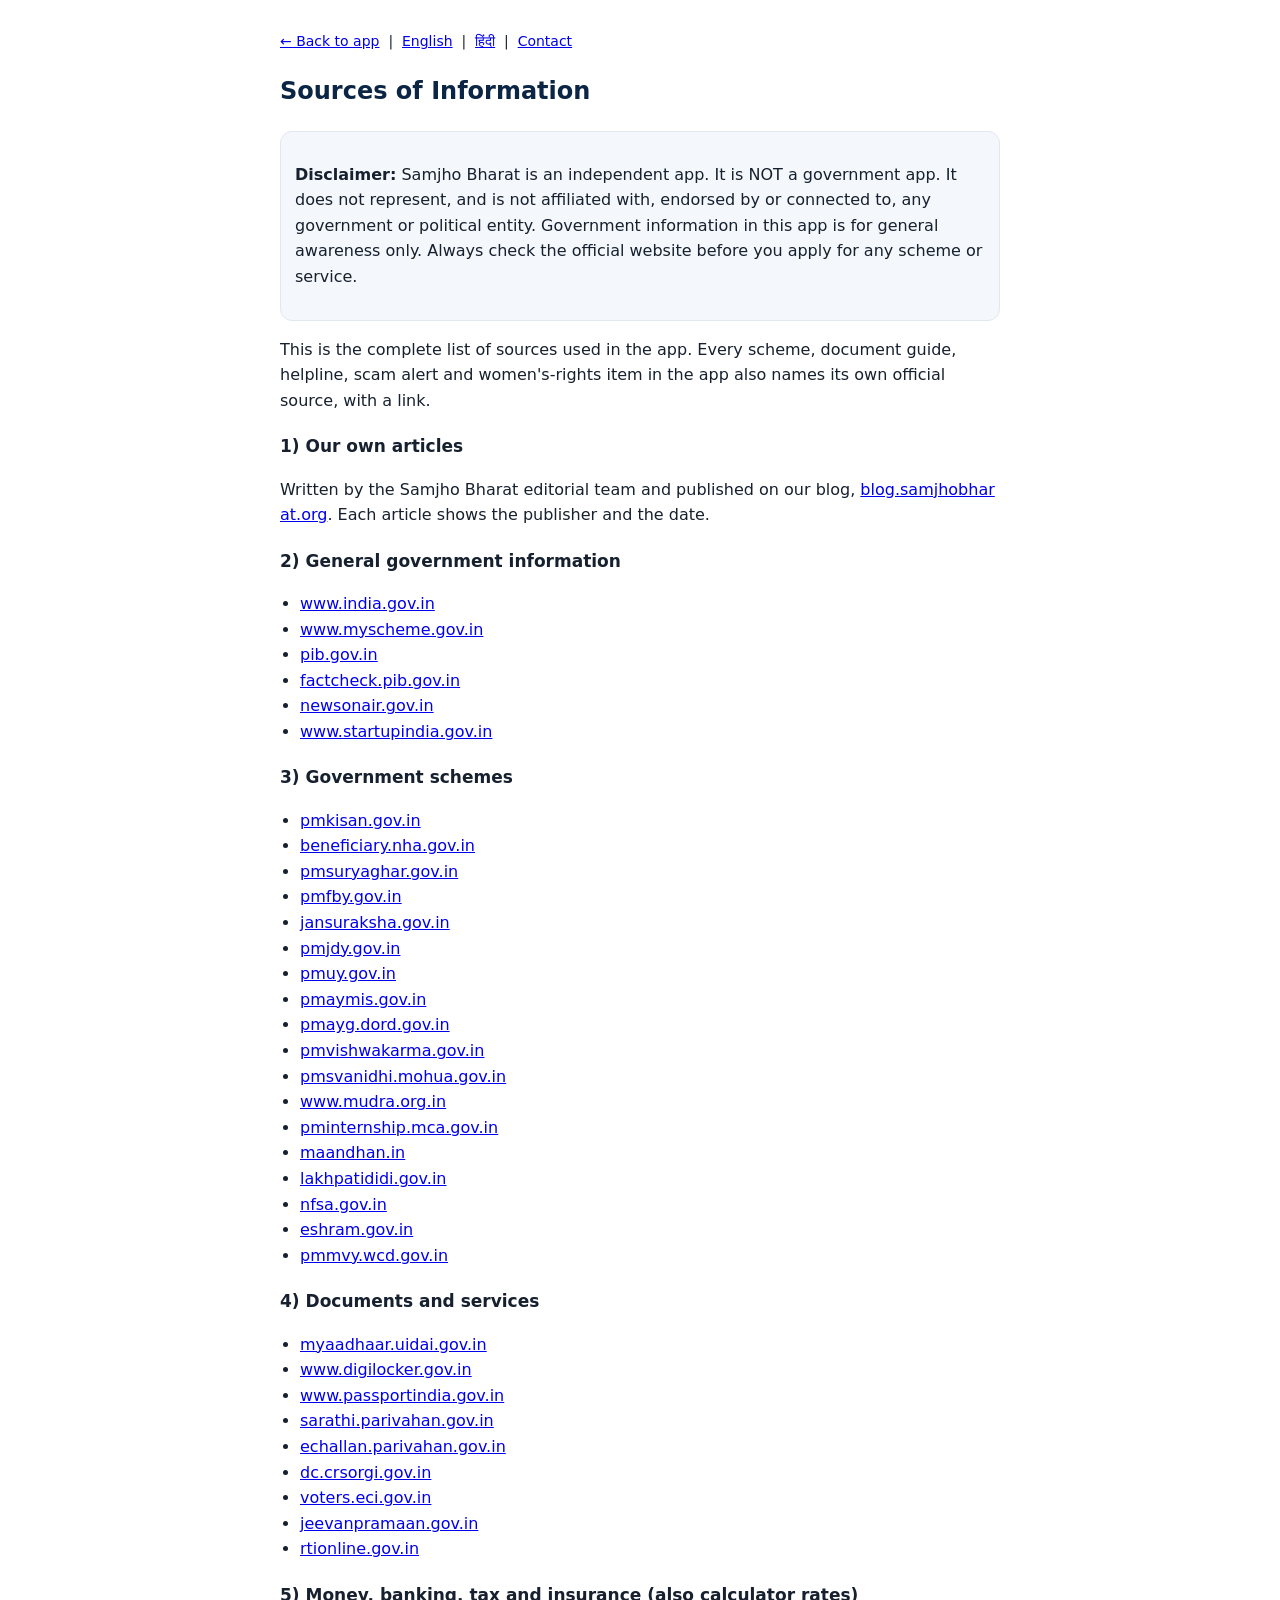
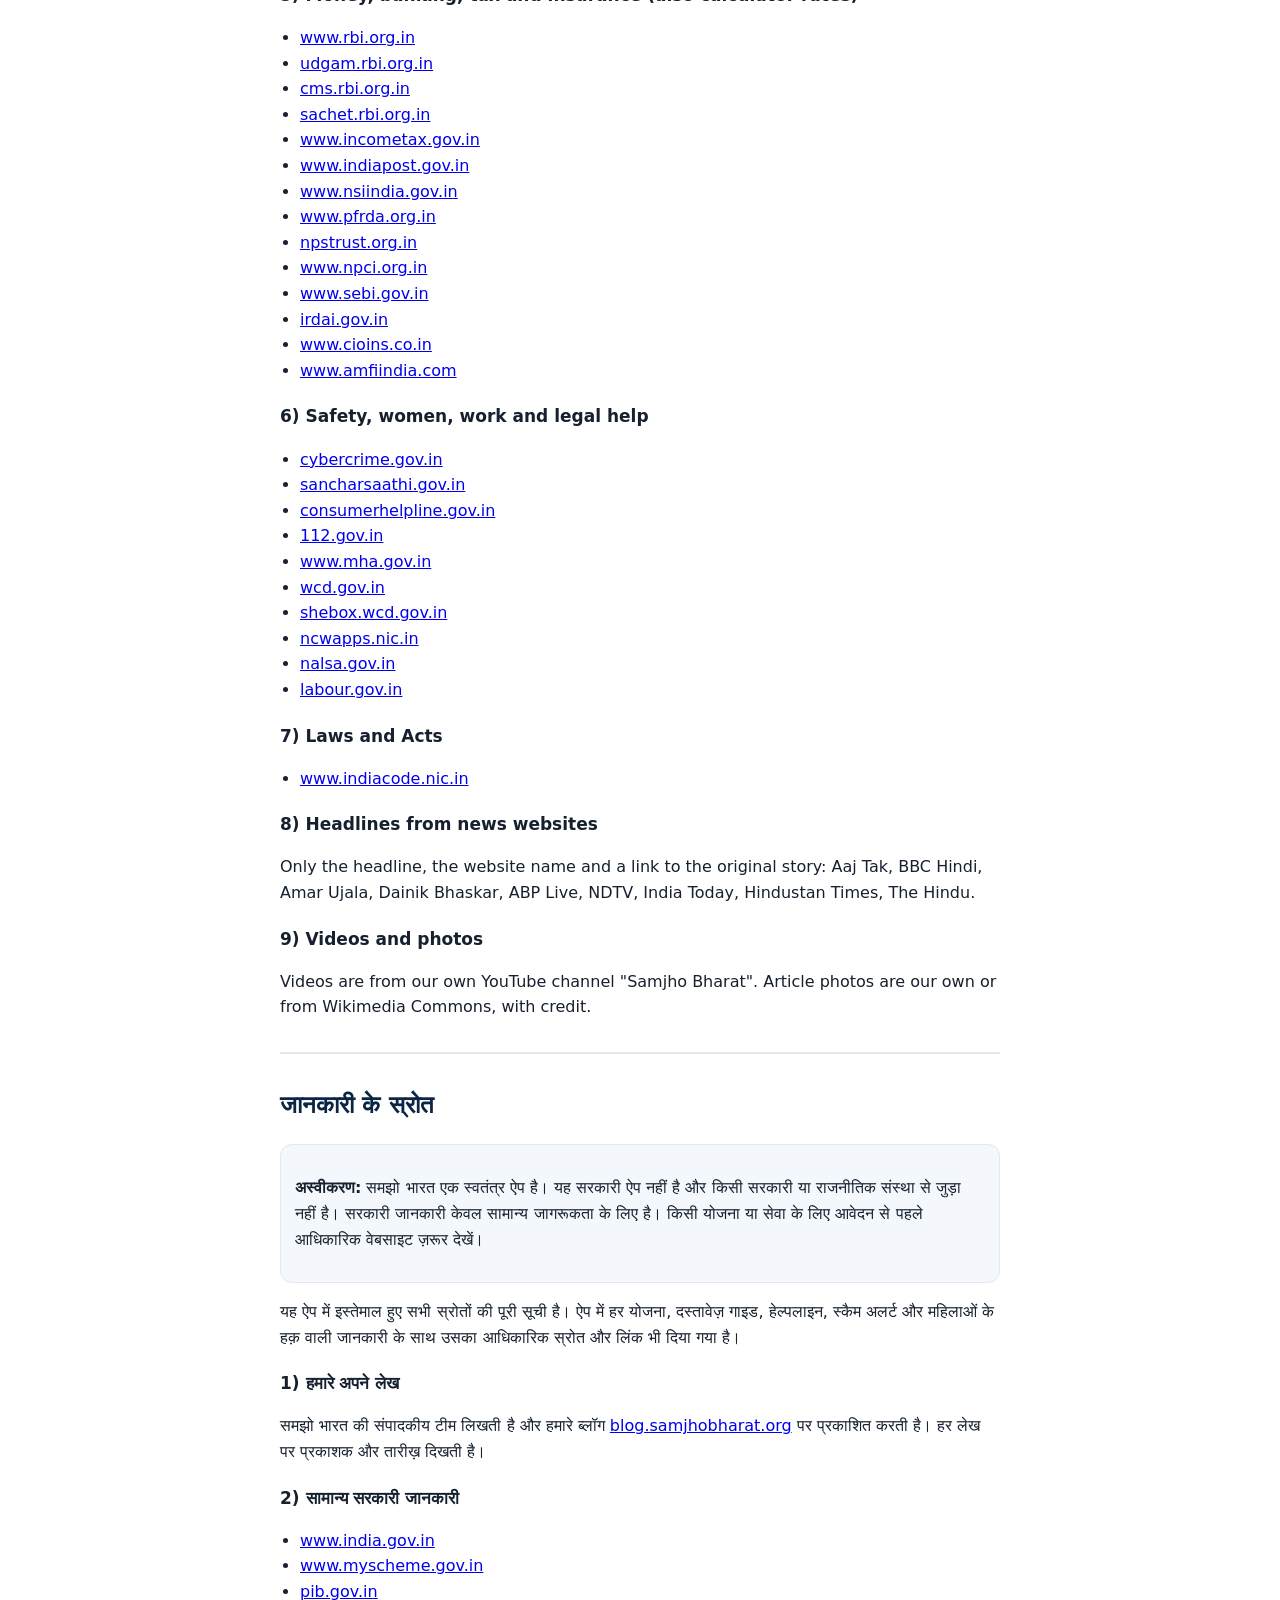
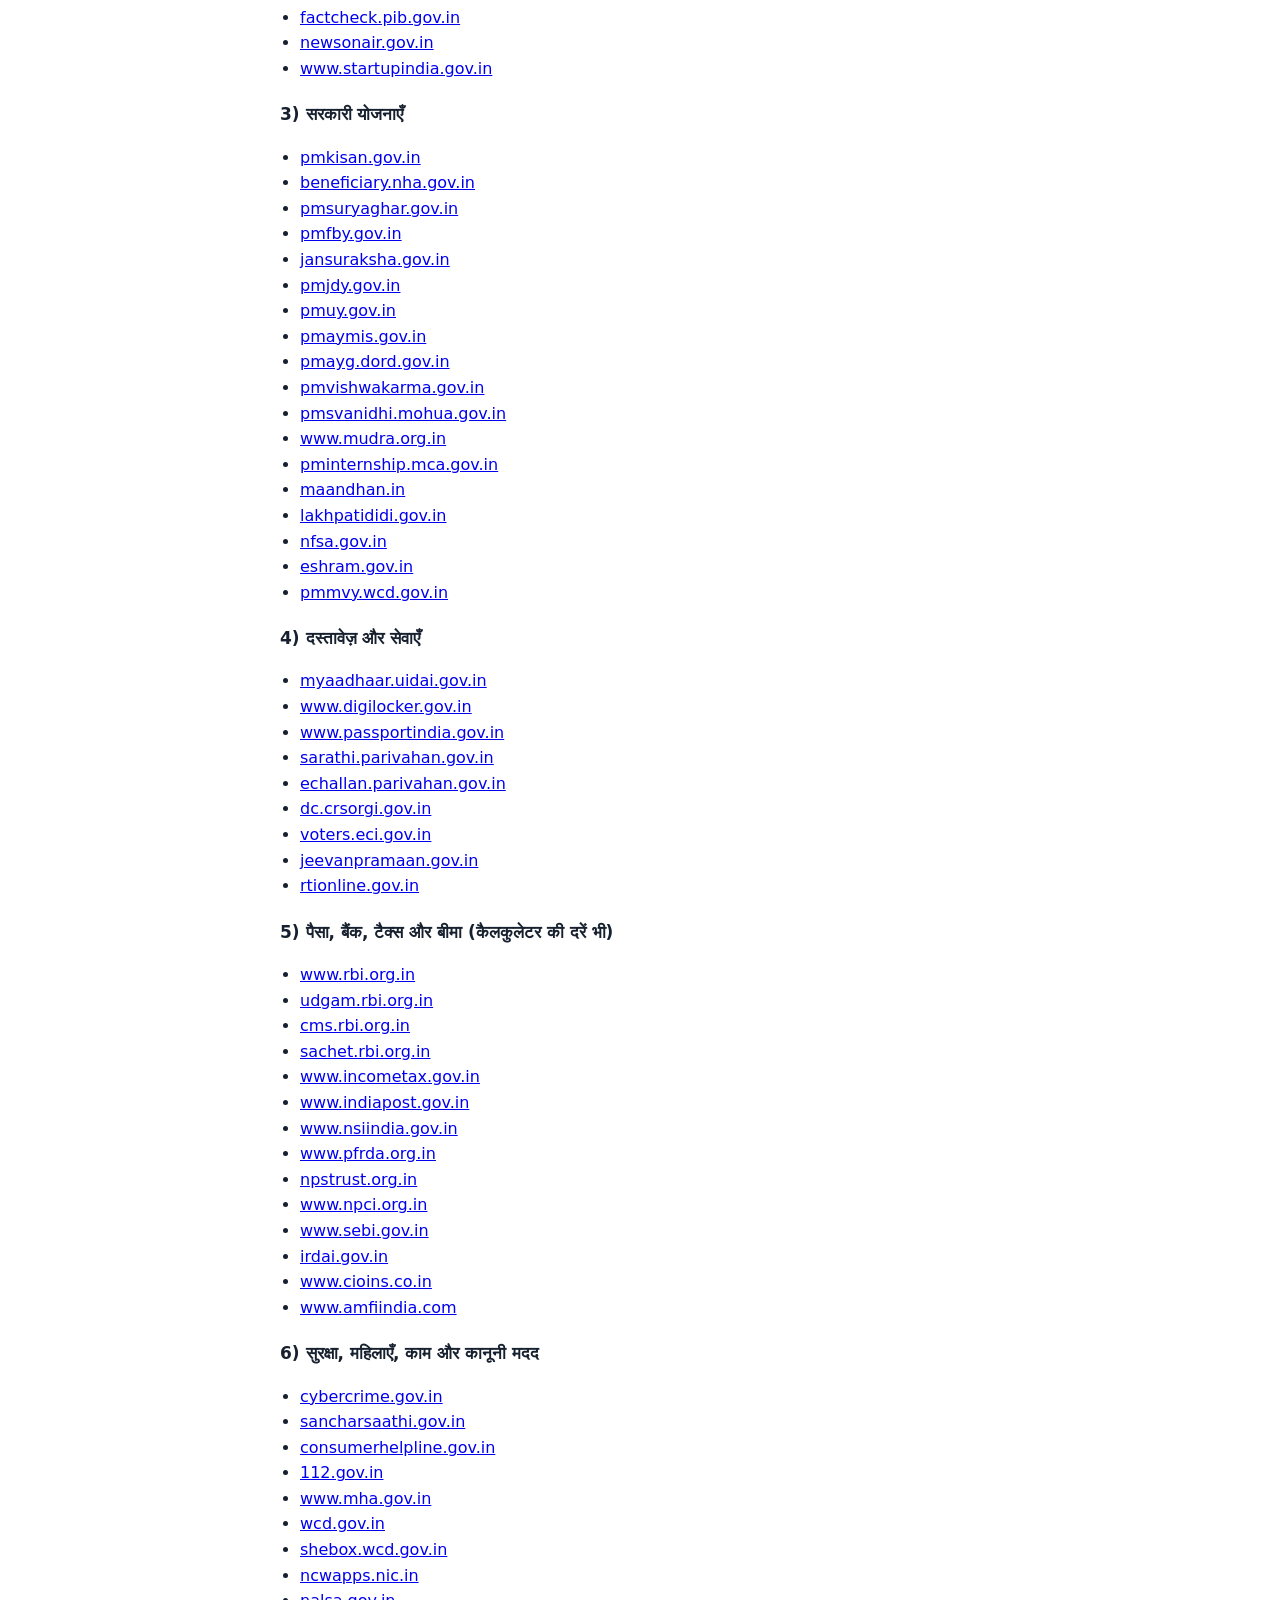
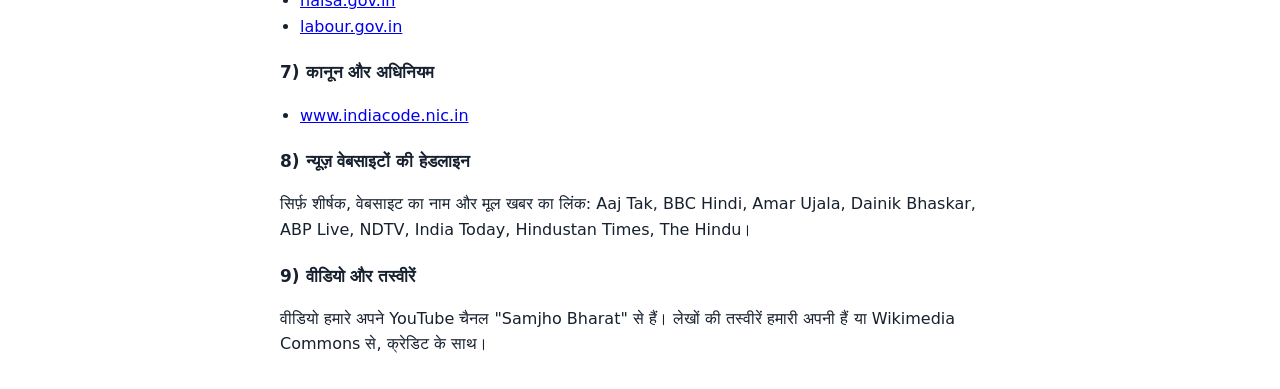
<file: sources.html>
<!doctype html>
<html lang="en"><head><meta charset="utf-8"><meta name="viewport" content="width=device-width, initial-scale=1">
<title>Sources of Information — Samjho Bharat</title>
<meta name="description" content="Complete list of information sources used in the Samjho Bharat - Learn India app.">
<link rel="canonical" href="https://samjhobharatofficial1989-dev.github.io/sources.html">
<style>body{font-family:system-ui,sans-serif;max-width:720px;margin:0 auto;padding:16px;line-height:1.6;color:#16202E;background:#fff}h1{color:#0B2545}h2{font-size:17px;margin-top:20px}hr{margin:32px 0;border:0;border-top:2px solid #E2E8F0}.lang{font-size:14px}.box{background:#F4F7FB;border:1px solid #E2E8F0;border-radius:12px;padding:14px;margin:14px 0}ul{padding-left:20px}a{word-break:break-all}</style>
</head><body>
<p class="lang"><a href="./">← Back to app</a> &nbsp;|&nbsp; <a href="#en">English</a> &nbsp;|&nbsp; <a href="#hi">हिंदी</a> &nbsp;|&nbsp; <a href="contact.html">Contact</a></p>
<section id="en" lang="en">
<h1>Sources of Information</h1>
<div class="box"><p><b>Disclaimer:</b> Samjho Bharat is an independent app. It is NOT a government app. It does not represent, and is not affiliated with, endorsed by or connected to, any government or political entity. Government information in this app is for general awareness only. Always check the official website before you apply for any scheme or service.</p></div>
<p>This is the complete list of sources used in the app. Every scheme, document guide, helpline, scam alert and women's-rights item in the app also names its own official source, with a link.</p>
<h2>1) Our own articles</h2><p>Written by the Samjho Bharat editorial team and published on our blog, <a href="https://blog.samjhobharat.org/">blog.samjhobharat.org</a>. Each article shows the publisher and the date.</p>
<h2>2) General government information</h2><ul><li><a href="https://www.india.gov.in/" target="_blank" rel="noopener">www.india.gov.in</a></li><li><a href="https://www.myscheme.gov.in/" target="_blank" rel="noopener">www.myscheme.gov.in</a></li><li><a href="https://pib.gov.in/" target="_blank" rel="noopener">pib.gov.in</a></li><li><a href="https://factcheck.pib.gov.in/" target="_blank" rel="noopener">factcheck.pib.gov.in</a></li><li><a href="https://newsonair.gov.in/" target="_blank" rel="noopener">newsonair.gov.in</a></li><li><a href="https://www.startupindia.gov.in/" target="_blank" rel="noopener">www.startupindia.gov.in</a></li></ul><h2>3) Government schemes</h2><ul><li><a href="https://pmkisan.gov.in/" target="_blank" rel="noopener">pmkisan.gov.in</a></li><li><a href="https://beneficiary.nha.gov.in/" target="_blank" rel="noopener">beneficiary.nha.gov.in</a></li><li><a href="https://pmsuryaghar.gov.in/" target="_blank" rel="noopener">pmsuryaghar.gov.in</a></li><li><a href="https://pmfby.gov.in/" target="_blank" rel="noopener">pmfby.gov.in</a></li><li><a href="https://jansuraksha.gov.in/" target="_blank" rel="noopener">jansuraksha.gov.in</a></li><li><a href="https://pmjdy.gov.in/" target="_blank" rel="noopener">pmjdy.gov.in</a></li><li><a href="https://pmuy.gov.in/" target="_blank" rel="noopener">pmuy.gov.in</a></li><li><a href="https://pmaymis.gov.in/" target="_blank" rel="noopener">pmaymis.gov.in</a></li><li><a href="https://pmayg.dord.gov.in/" target="_blank" rel="noopener">pmayg.dord.gov.in</a></li><li><a href="https://pmvishwakarma.gov.in/" target="_blank" rel="noopener">pmvishwakarma.gov.in</a></li><li><a href="https://pmsvanidhi.mohua.gov.in/" target="_blank" rel="noopener">pmsvanidhi.mohua.gov.in</a></li><li><a href="https://www.mudra.org.in/" target="_blank" rel="noopener">www.mudra.org.in</a></li><li><a href="https://pminternship.mca.gov.in/" target="_blank" rel="noopener">pminternship.mca.gov.in</a></li><li><a href="https://maandhan.in/" target="_blank" rel="noopener">maandhan.in</a></li><li><a href="https://lakhpatididi.gov.in/" target="_blank" rel="noopener">lakhpatididi.gov.in</a></li><li><a href="https://nfsa.gov.in/" target="_blank" rel="noopener">nfsa.gov.in</a></li><li><a href="https://eshram.gov.in/" target="_blank" rel="noopener">eshram.gov.in</a></li><li><a href="https://pmmvy.wcd.gov.in/" target="_blank" rel="noopener">pmmvy.wcd.gov.in</a></li></ul><h2>4) Documents and services</h2><ul><li><a href="https://myaadhaar.uidai.gov.in/" target="_blank" rel="noopener">myaadhaar.uidai.gov.in</a></li><li><a href="https://www.digilocker.gov.in/" target="_blank" rel="noopener">www.digilocker.gov.in</a></li><li><a href="https://www.passportindia.gov.in/" target="_blank" rel="noopener">www.passportindia.gov.in</a></li><li><a href="https://sarathi.parivahan.gov.in/" target="_blank" rel="noopener">sarathi.parivahan.gov.in</a></li><li><a href="https://echallan.parivahan.gov.in/" target="_blank" rel="noopener">echallan.parivahan.gov.in</a></li><li><a href="https://dc.crsorgi.gov.in/" target="_blank" rel="noopener">dc.crsorgi.gov.in</a></li><li><a href="https://voters.eci.gov.in/" target="_blank" rel="noopener">voters.eci.gov.in</a></li><li><a href="https://jeevanpramaan.gov.in/" target="_blank" rel="noopener">jeevanpramaan.gov.in</a></li><li><a href="https://rtionline.gov.in/" target="_blank" rel="noopener">rtionline.gov.in</a></li></ul><h2>5) Money, banking, tax and insurance (also calculator rates)</h2><ul><li><a href="https://www.rbi.org.in/" target="_blank" rel="noopener">www.rbi.org.in</a></li><li><a href="https://udgam.rbi.org.in/" target="_blank" rel="noopener">udgam.rbi.org.in</a></li><li><a href="https://cms.rbi.org.in/" target="_blank" rel="noopener">cms.rbi.org.in</a></li><li><a href="https://sachet.rbi.org.in/" target="_blank" rel="noopener">sachet.rbi.org.in</a></li><li><a href="https://www.incometax.gov.in/" target="_blank" rel="noopener">www.incometax.gov.in</a></li><li><a href="https://www.indiapost.gov.in/" target="_blank" rel="noopener">www.indiapost.gov.in</a></li><li><a href="https://www.nsiindia.gov.in/" target="_blank" rel="noopener">www.nsiindia.gov.in</a></li><li><a href="https://www.pfrda.org.in/" target="_blank" rel="noopener">www.pfrda.org.in</a></li><li><a href="https://npstrust.org.in/" target="_blank" rel="noopener">npstrust.org.in</a></li><li><a href="https://www.npci.org.in/" target="_blank" rel="noopener">www.npci.org.in</a></li><li><a href="https://www.sebi.gov.in/" target="_blank" rel="noopener">www.sebi.gov.in</a></li><li><a href="https://irdai.gov.in/" target="_blank" rel="noopener">irdai.gov.in</a></li><li><a href="https://www.cioins.co.in/" target="_blank" rel="noopener">www.cioins.co.in</a></li><li><a href="https://www.amfiindia.com/" target="_blank" rel="noopener">www.amfiindia.com</a></li></ul><h2>6) Safety, women, work and legal help</h2><ul><li><a href="https://cybercrime.gov.in/" target="_blank" rel="noopener">cybercrime.gov.in</a></li><li><a href="https://sancharsaathi.gov.in/" target="_blank" rel="noopener">sancharsaathi.gov.in</a></li><li><a href="https://consumerhelpline.gov.in/" target="_blank" rel="noopener">consumerhelpline.gov.in</a></li><li><a href="https://112.gov.in/" target="_blank" rel="noopener">112.gov.in</a></li><li><a href="https://www.mha.gov.in/" target="_blank" rel="noopener">www.mha.gov.in</a></li><li><a href="https://wcd.gov.in/" target="_blank" rel="noopener">wcd.gov.in</a></li><li><a href="https://shebox.wcd.gov.in/" target="_blank" rel="noopener">shebox.wcd.gov.in</a></li><li><a href="https://ncwapps.nic.in/" target="_blank" rel="noopener">ncwapps.nic.in</a></li><li><a href="https://nalsa.gov.in/" target="_blank" rel="noopener">nalsa.gov.in</a></li><li><a href="https://labour.gov.in/" target="_blank" rel="noopener">labour.gov.in</a></li></ul><h2>7) Laws and Acts</h2><ul><li><a href="https://www.indiacode.nic.in/" target="_blank" rel="noopener">www.indiacode.nic.in</a></li></ul>
<h2>8) Headlines from news websites</h2><p>Only the headline, the website name and a link to the original story: Aaj Tak, BBC Hindi, Amar Ujala, Dainik Bhaskar, ABP Live, NDTV, India Today, Hindustan Times, The Hindu.</p>
<h2>9) Videos and photos</h2><p>Videos are from our own YouTube channel "Samjho Bharat". Article photos are our own or from Wikimedia Commons, with credit.</p>
</section>
<hr>
<section id="hi" lang="hi">
<h1>जानकारी के स्रोत</h1>
<div class="box"><p><b>अस्वीकरण:</b> समझो भारत एक स्वतंत्र ऐप है। यह सरकारी ऐप नहीं है और किसी सरकारी या राजनीतिक संस्था से जुड़ा नहीं है। सरकारी जानकारी केवल सामान्य जागरूकता के लिए है। किसी योजना या सेवा के लिए आवेदन से पहले आधिकारिक वेबसाइट ज़रूर देखें।</p></div>
<p>यह ऐप में इस्तेमाल हुए सभी स्रोतों की पूरी सूची है। ऐप में हर योजना, दस्तावेज़ गाइड, हेल्पलाइन, स्कैम अलर्ट और महिलाओं के हक़ वाली जानकारी के साथ उसका आधिकारिक स्रोत और लिंक भी दिया गया है।</p>
<h2>1) हमारे अपने लेख</h2><p>समझो भारत की संपादकीय टीम लिखती है और हमारे ब्लॉग <a href="https://blog.samjhobharat.org/">blog.samjhobharat.org</a> पर प्रकाशित करती है। हर लेख पर प्रकाशक और तारीख़ दिखती है।</p>
<h2>2) सामान्य सरकारी जानकारी</h2><ul><li><a href="https://www.india.gov.in/" target="_blank" rel="noopener">www.india.gov.in</a></li><li><a href="https://www.myscheme.gov.in/" target="_blank" rel="noopener">www.myscheme.gov.in</a></li><li><a href="https://pib.gov.in/" target="_blank" rel="noopener">pib.gov.in</a></li><li><a href="https://factcheck.pib.gov.in/" target="_blank" rel="noopener">factcheck.pib.gov.in</a></li><li><a href="https://newsonair.gov.in/" target="_blank" rel="noopener">newsonair.gov.in</a></li><li><a href="https://www.startupindia.gov.in/" target="_blank" rel="noopener">www.startupindia.gov.in</a></li></ul><h2>3) सरकारी योजनाएँ</h2><ul><li><a href="https://pmkisan.gov.in/" target="_blank" rel="noopener">pmkisan.gov.in</a></li><li><a href="https://beneficiary.nha.gov.in/" target="_blank" rel="noopener">beneficiary.nha.gov.in</a></li><li><a href="https://pmsuryaghar.gov.in/" target="_blank" rel="noopener">pmsuryaghar.gov.in</a></li><li><a href="https://pmfby.gov.in/" target="_blank" rel="noopener">pmfby.gov.in</a></li><li><a href="https://jansuraksha.gov.in/" target="_blank" rel="noopener">jansuraksha.gov.in</a></li><li><a href="https://pmjdy.gov.in/" target="_blank" rel="noopener">pmjdy.gov.in</a></li><li><a href="https://pmuy.gov.in/" target="_blank" rel="noopener">pmuy.gov.in</a></li><li><a href="https://pmaymis.gov.in/" target="_blank" rel="noopener">pmaymis.gov.in</a></li><li><a href="https://pmayg.dord.gov.in/" target="_blank" rel="noopener">pmayg.dord.gov.in</a></li><li><a href="https://pmvishwakarma.gov.in/" target="_blank" rel="noopener">pmvishwakarma.gov.in</a></li><li><a href="https://pmsvanidhi.mohua.gov.in/" target="_blank" rel="noopener">pmsvanidhi.mohua.gov.in</a></li><li><a href="https://www.mudra.org.in/" target="_blank" rel="noopener">www.mudra.org.in</a></li><li><a href="https://pminternship.mca.gov.in/" target="_blank" rel="noopener">pminternship.mca.gov.in</a></li><li><a href="https://maandhan.in/" target="_blank" rel="noopener">maandhan.in</a></li><li><a href="https://lakhpatididi.gov.in/" target="_blank" rel="noopener">lakhpatididi.gov.in</a></li><li><a href="https://nfsa.gov.in/" target="_blank" rel="noopener">nfsa.gov.in</a></li><li><a href="https://eshram.gov.in/" target="_blank" rel="noopener">eshram.gov.in</a></li><li><a href="https://pmmvy.wcd.gov.in/" target="_blank" rel="noopener">pmmvy.wcd.gov.in</a></li></ul><h2>4) दस्तावेज़ और सेवाएँ</h2><ul><li><a href="https://myaadhaar.uidai.gov.in/" target="_blank" rel="noopener">myaadhaar.uidai.gov.in</a></li><li><a href="https://www.digilocker.gov.in/" target="_blank" rel="noopener">www.digilocker.gov.in</a></li><li><a href="https://www.passportindia.gov.in/" target="_blank" rel="noopener">www.passportindia.gov.in</a></li><li><a href="https://sarathi.parivahan.gov.in/" target="_blank" rel="noopener">sarathi.parivahan.gov.in</a></li><li><a href="https://echallan.parivahan.gov.in/" target="_blank" rel="noopener">echallan.parivahan.gov.in</a></li><li><a href="https://dc.crsorgi.gov.in/" target="_blank" rel="noopener">dc.crsorgi.gov.in</a></li><li><a href="https://voters.eci.gov.in/" target="_blank" rel="noopener">voters.eci.gov.in</a></li><li><a href="https://jeevanpramaan.gov.in/" target="_blank" rel="noopener">jeevanpramaan.gov.in</a></li><li><a href="https://rtionline.gov.in/" target="_blank" rel="noopener">rtionline.gov.in</a></li></ul><h2>5) पैसा, बैंक, टैक्स और बीमा (कैलकुलेटर की दरें भी)</h2><ul><li><a href="https://www.rbi.org.in/" target="_blank" rel="noopener">www.rbi.org.in</a></li><li><a href="https://udgam.rbi.org.in/" target="_blank" rel="noopener">udgam.rbi.org.in</a></li><li><a href="https://cms.rbi.org.in/" target="_blank" rel="noopener">cms.rbi.org.in</a></li><li><a href="https://sachet.rbi.org.in/" target="_blank" rel="noopener">sachet.rbi.org.in</a></li><li><a href="https://www.incometax.gov.in/" target="_blank" rel="noopener">www.incometax.gov.in</a></li><li><a href="https://www.indiapost.gov.in/" target="_blank" rel="noopener">www.indiapost.gov.in</a></li><li><a href="https://www.nsiindia.gov.in/" target="_blank" rel="noopener">www.nsiindia.gov.in</a></li><li><a href="https://www.pfrda.org.in/" target="_blank" rel="noopener">www.pfrda.org.in</a></li><li><a href="https://npstrust.org.in/" target="_blank" rel="noopener">npstrust.org.in</a></li><li><a href="https://www.npci.org.in/" target="_blank" rel="noopener">www.npci.org.in</a></li><li><a href="https://www.sebi.gov.in/" target="_blank" rel="noopener">www.sebi.gov.in</a></li><li><a href="https://irdai.gov.in/" target="_blank" rel="noopener">irdai.gov.in</a></li><li><a href="https://www.cioins.co.in/" target="_blank" rel="noopener">www.cioins.co.in</a></li><li><a href="https://www.amfiindia.com/" target="_blank" rel="noopener">www.amfiindia.com</a></li></ul><h2>6) सुरक्षा, महिलाएँ, काम और कानूनी मदद</h2><ul><li><a href="https://cybercrime.gov.in/" target="_blank" rel="noopener">cybercrime.gov.in</a></li><li><a href="https://sancharsaathi.gov.in/" target="_blank" rel="noopener">sancharsaathi.gov.in</a></li><li><a href="https://consumerhelpline.gov.in/" target="_blank" rel="noopener">consumerhelpline.gov.in</a></li><li><a href="https://112.gov.in/" target="_blank" rel="noopener">112.gov.in</a></li><li><a href="https://www.mha.gov.in/" target="_blank" rel="noopener">www.mha.gov.in</a></li><li><a href="https://wcd.gov.in/" target="_blank" rel="noopener">wcd.gov.in</a></li><li><a href="https://shebox.wcd.gov.in/" target="_blank" rel="noopener">shebox.wcd.gov.in</a></li><li><a href="https://ncwapps.nic.in/" target="_blank" rel="noopener">ncwapps.nic.in</a></li><li><a href="https://nalsa.gov.in/" target="_blank" rel="noopener">nalsa.gov.in</a></li><li><a href="https://labour.gov.in/" target="_blank" rel="noopener">labour.gov.in</a></li></ul><h2>7) कानून और अधिनियम</h2><ul><li><a href="https://www.indiacode.nic.in/" target="_blank" rel="noopener">www.indiacode.nic.in</a></li></ul>
<h2>8) न्यूज़ वेबसाइटों की हेडलाइन</h2><p>सिर्फ़ शीर्षक, वेबसाइट का नाम और मूल खबर का लिंक: Aaj Tak, BBC Hindi, Amar Ujala, Dainik Bhaskar, ABP Live, NDTV, India Today, Hindustan Times, The Hindu।</p>
<h2>9) वीडियो और तस्वीरें</h2><p>वीडियो हमारे अपने YouTube चैनल "Samjho Bharat" से हैं। लेखों की तस्वीरें हमारी अपनी हैं या Wikimedia Commons से, क्रेडिट के साथ।</p>
</section>
</body></html>
</file>
<file: style.css>
@font-face{font-family:"Mukta";font-weight:400;font-display:swap;src:url(fonts/mukta-devanagari-400-normal.woff2) format("woff2");unicode-range:U+0900-097F,U+1CD0-1CF9,U+200C-200D,U+20A8,U+20B9,U+25CC,U+A830-A839,U+A8E0-A8FF}
@font-face{font-family:"Mukta";font-weight:700;font-display:swap;src:url(fonts/mukta-devanagari-700-normal.woff2) format("woff2");unicode-range:U+0900-097F,U+1CD0-1CF9,U+200C-200D,U+20A8,U+20B9,U+25CC,U+A830-A839,U+A8E0-A8FF}
@font-face{font-family:"Mukta";font-weight:400;font-display:swap;src:url(fonts/mukta-latin-400-normal.woff2) format("woff2");unicode-range:U+0000-00FF,U+0131,U+0152-0153,U+02BB-02BC,U+02C6,U+02DA,U+02DC,U+2000-206F,U+2074,U+20AC,U+2122,U+2191,U+2193,U+2212,U+2215,U+FEFF,U+FFFD}
@font-face{font-family:"Mukta";font-weight:700;font-display:swap;src:url(fonts/mukta-latin-700-normal.woff2) format("woff2");unicode-range:U+0000-00FF,U+0131,U+0152-0153,U+02BB-02BC,U+02C6,U+02DA,U+02DC,U+2000-206F,U+2074,U+20AC,U+2122,U+2191,U+2193,U+2212,U+2215,U+FEFF,U+FFFD}

:root{
  --navy:#0B2545; --saffron:#E8650A; --green:#138808;
  --bg:#F4F6FA; --card:#FFFFFF; --text:#16202E; --muted:#5B6678; --line:#E2E7EF;
  --chip:#FFF1E7; --shadow:0 1px 3px rgba(16,32,60,.08),0 4px 14px rgba(16,32,60,.06);
}
@media (prefers-color-scheme:dark){
  :root{--bg:#0C1320; --card:#151F31; --text:#E9EEF6; --muted:#9AA6B8; --line:#24314A; --chip:#2A2018; --shadow:none}
}
*{box-sizing:border-box}
html,body{margin:0}
body{font-family:"Mukta",system-ui,sans-serif;background:var(--bg);color:var(--text);font-size:17px;line-height:1.55;
  padding-bottom:calc(64px + env(safe-area-inset-bottom));-webkit-tap-highlight-color:transparent}
a{color:var(--saffron)}
button{font:inherit;color:inherit}

.topbar{position:sticky;top:0;z-index:10;display:flex;align-items:center;gap:10px;padding:10px 14px;
  padding-top:calc(10px + env(safe-area-inset-top));background:var(--navy);color:#fff;
  border-bottom:3px solid var(--saffron)}
.logo{width:40px;height:40px;border-radius:10px}
.brand{flex:1;min-width:0}
.brand h1{margin:0;font-size:21px;line-height:1.2}
.tagline{margin:0;font-size:13px;opacity:.85}
.icon-btn{background:none;border:0;padding:8px;border-radius:50%;cursor:pointer;display:grid;place-items:center;color:inherit}
.icon-btn:active{background:rgba(255,255,255,.15)}
.spin svg{animation:spin 1s linear infinite}
@keyframes spin{to{transform:rotate(360deg)}}

main{max-width:720px;margin:0 auto;padding:12px 16px}
.tab{display:none}
.tab.active{display:block}
.section-head{display:flex;align-items:baseline;justify-content:space-between;gap:8px;margin:6px 0 10px}
.section-head h2{margin:0;font-size:20px}
.status{font-size:13px;color:var(--muted)}
.sub{font-size:18px;margin:22px 0 10px}

.list{display:flex;flex-direction:column;gap:12px}
.card{display:flex;gap:12px;background:var(--card);border-radius:14px;padding:12px;box-shadow:var(--shadow);
  border:1px solid var(--line);cursor:pointer;text-align:left;width:100%}
.card:active{transform:scale(.99)}
.card .thumb{flex:0 0 96px;height:72px;border-radius:10px;object-fit:cover;background:var(--line)}
.thumb.ph{display:grid;place-items:center;background:linear-gradient(135deg,var(--navy),#1d4170);color:#fff;
  border-bottom:4px solid var(--saffron);text-align:center;padding:4px;font-size:13px;font-weight:700;line-height:1.2}
.card .body{min-width:0;flex:1}
.card h3,.card .h3{margin:0 0 4px;font-size:16.5px;font-weight:700;line-height:1.35;display:-webkit-box;-webkit-line-clamp:3;-webkit-box-orient:vertical;overflow:hidden}
.snip{display:-webkit-box;-webkit-line-clamp:2;-webkit-box-orient:vertical;overflow:hidden;margin:0 0 4px;font-size:13.5px;line-height:1.4;color:var(--muted)}
.card .meta{font-size:13px;color:var(--muted)}
.card.hero{flex-direction:column}
.card.hero .thumb{flex:none;width:100%;height:auto;aspect-ratio:16/9}
.card.hero h3,.card.hero .h3{font-size:19px}
.tag{display:inline-block;background:var(--chip);color:var(--saffron);border-radius:20px;padding:0 8px;font-size:12px;margin-right:6px}

.thumb.auto{position:relative;display:flex;flex-direction:column;justify-content:flex-end;gap:2px;padding:6px 7px;color:#fff;overflow:hidden;border-bottom:4px solid var(--saffron);text-align:start} .thumb.auto .ai{position:absolute;top:4px;right:6px;font-size:20px;line-height:1} .thumb.auto .at{font-size:11.5px;font-weight:700;line-height:1.25;display:-webkit-box;-webkit-line-clamp:3;-webkit-box-orient:vertical;overflow:hidden} .card .thumb.at-news{background:linear-gradient(135deg,#0B2545,#1d4170)} .card .thumb.at-money{background:linear-gradient(135deg,#0f5132,#198754)} .card .thumb.at-cyber{background:linear-gradient(135deg,#3b0a45,#7b2cbf)} .card .thumb.at-tech{background:linear-gradient(135deg,#1e3a8a,#0ea5e9)} .card .thumb.at-govt{background:linear-gradient(135deg,#9a3412,#f97316)} .card .thumb.at-poli{background:linear-gradient(135deg,#7f1d1d,#dc2626)} .card .thumb.at-def{background:linear-gradient(135deg,#3f4a1d,#6b7d2a)} .card .thumb.at-hist{background:linear-gradient(135deg,#5b3a1a,#a16207)} .card .thumb.at-info{background:linear-gradient(135deg,#115e59,#14b8a6)} .empty{background:var(--card);border:1px dashed var(--line);border-radius:14px;padding:18px;text-align:center;color:var(--muted)}
.empty .btn{margin-top:10px}
.skeleton{height:96px;border-radius:14px;background:linear-gradient(90deg,var(--card),var(--line),var(--card));background-size:200% 100%;animation:sh 1.2s infinite}
@keyframes sh{to{background-position:-200% 0}}

.facts{display:flex;flex-direction:column;gap:10px}
.fact{background:var(--card);border-left:4px solid var(--green);border-radius:10px;padding:10px 12px;box-shadow:var(--shadow)}

.video-wrap{position:relative;aspect-ratio:16/9;border-radius:14px;overflow:hidden;background:#000;box-shadow:var(--shadow)}
.video-wrap iframe{position:absolute;inset:0;width:100%;height:100%;border:0}
.now{font-size:16px;margin:10px 2px 6px;line-height:1.4}
.vlist{display:flex;flex-direction:column;gap:10px;margin-top:8px}
.vitem{display:flex;gap:10px;align-items:center;background:var(--card);border:1px solid var(--line);border-radius:12px;padding:8px;
  text-align:left;cursor:pointer;box-shadow:var(--shadow)}
.vitem img{flex:0 0 120px;width:120px;aspect-ratio:16/9;object-fit:cover;border-radius:8px;background:var(--line)}
.vitem span{font-size:14.5px;line-height:1.35;display:-webkit-box;-webkit-line-clamp:3;-webkit-box-orient:vertical;overflow:hidden}
.vitem.playing{border-color:var(--saffron);box-shadow:0 0 0 2px var(--saffron)}
.btn{display:block;text-align:center;text-decoration:none;font-weight:700;border-radius:12px;padding:12px 16px;border:0;cursor:pointer;
  background:var(--saffron);color:#fff}
.btn-yt{background:#FF0000;margin-top:14px}
.hint{color:var(--muted);font-size:14px;margin:8px 0}

.links{display:grid;grid-template-columns:1fr 1fr;gap:10px;margin-top:6px}
.link{display:flex;flex-direction:column;gap:2px;background:var(--card);border:1px solid var(--line);border-radius:14px;padding:12px;
  text-decoration:none;color:var(--text);box-shadow:var(--shadow);border-top:4px solid var(--c)}
.link b{font-size:16px}
.link span{font-size:12.5px;color:var(--muted);overflow-wrap:anywhere}
.about{margin-top:20px;background:var(--card);border-radius:14px;padding:14px;border:1px solid var(--line)}
.about h3{margin:0 0 6px}
.about p{margin:6px 0}
.small{font-size:12px;color:var(--muted)}

.slogan{text-align:center;color:var(--muted);font-size:14px;padding:18px 16px 10px}

.bottomnav{position:fixed;left:0;right:0;bottom:0;z-index:20;display:flex;background:var(--card);border-top:1px solid var(--line);
  padding-bottom:env(safe-area-inset-bottom)}
.bottomnav button{flex:1;background:none;border:0;padding:8px 0 6px;display:flex;flex-direction:column;align-items:center;gap:1px;
  color:var(--muted);font-size:13px;cursor:pointer}
.bottomnav svg{width:24px;height:24px}
.bottomnav button.active{color:var(--saffron);font-weight:700}

.reader{position:fixed;inset:0;z-index:30;background:var(--bg);overflow-y:auto}
.reader-bar{position:sticky;top:0;display:flex;align-items:center;gap:8px;padding:8px 10px;padding-top:calc(8px + env(safe-area-inset-top));
  background:var(--navy);color:#fff}
.reader-title{flex:1;font-weight:700}
.reader-body{max-width:720px;margin:0 auto;padding:16px 16px 40px;overflow-wrap:anywhere}
.reader-body h1{font-size:24px;line-height:1.3;margin:0 0 6px}
.reader-body img,.reader-body video{max-width:100%;height:auto;border-radius:10px}
.reader-body iframe{width:100%;aspect-ratio:16/9;height:auto;border:0;border-radius:10px}
.reader-body table{max-width:100%;display:block;overflow-x:auto}
.reader-body .btn{margin-top:20px}

/* खोज और विषय */
.search{display:flex;align-items:center;gap:8px;background:var(--card);border:1px solid var(--line);border-radius:12px;padding:0 12px;color:var(--muted);margin-top:4px}
.search input{flex:1;border:0;background:none;font:inherit;color:var(--text);padding:11px 0;outline:none;min-width:0}
.chips{display:flex;gap:8px;overflow-x:auto;padding:10px 0 2px;scrollbar-width:none}
.chips::-webkit-scrollbar{display:none}
.chip{flex:none;border:1px solid var(--line);background:var(--card);color:var(--text);border-radius:20px;padding:4px 14px;font-size:14px;cursor:pointer;white-space:nowrap}
.chip.on{background:var(--saffron);border-color:var(--saffron);color:#fff;font-weight:700}

/* क्विज़ */
.quiz{background:var(--card);border:1px solid var(--line);border-radius:14px;padding:14px;box-shadow:var(--shadow)}
.qprog{display:flex;justify-content:space-between;font-size:14px;color:var(--muted)}
.qbar{height:6px;background:var(--line);border-radius:6px;margin:6px 0 12px;overflow:hidden}
.qbar i{display:block;height:100%;background:var(--saffron);transition:width .3s}
.qtext{font-size:19px;line-height:1.4;margin:4px 0 12px}
.qopt{display:block;width:100%;text-align:left;background:var(--bg);border:2px solid var(--line);border-radius:12px;padding:11px 14px;margin-bottom:9px;cursor:pointer;font-size:16.5px}
.qopt:disabled{cursor:default}
.qopt.right{border-color:var(--green);background:rgba(19,136,8,.12);font-weight:700}
.qopt.wrong{border-color:#D93025;background:rgba(217,48,37,.10)}
.qexp{border-radius:10px;padding:10px 12px;margin:4px 0 12px;font-size:15px}
.qexp.good{background:rgba(19,136,8,.10)}
.qexp.bad{background:rgba(217,48,37,.08)}
.qresult{text-align:center;padding:10px 0}
.qscore{font-size:46px;font-weight:700;color:var(--saffron);line-height:1.1}
.qresult h3{margin:6px 0}
.btn-wa{background:#25D366;margin-top:10px}
.bottomnav button span{font-size:12px}

/* भाषा (Language) */
.lang-btn{display:flex;align-items:center;gap:4px;background:rgba(255,255,255,.12);border:1px solid rgba(255,255,255,.25);color:#fff;
  border-radius:20px;padding:4px 10px;font-size:13px;cursor:pointer;white-space:nowrap}
.sheet{position:fixed;inset:0;z-index:40;background:rgba(5,12,25,.55);display:flex;align-items:flex-end;justify-content:center}
.sheet[hidden]{display:none}
.sheet-box{background:var(--card);width:100%;max-width:520px;border-radius:18px 18px 0 0;padding:16px 16px calc(16px + env(safe-area-inset-bottom));
  max-height:80vh;overflow-y:auto}
.sheet-box h3{margin:0}
.lang-list{display:grid;grid-template-columns:1fr 1fr;gap:10px;margin-top:12px}
.lang-opt{background:var(--bg);border:2px solid var(--line);border-radius:12px;padding:12px;font-size:17px;cursor:pointer;font-family:system-ui,sans-serif}
.lang-opt.on{border-color:var(--saffron);background:var(--chip);font-weight:700}
[dir=rtl] body, [dir=rtl] .card, [dir=rtl] .vitem, [dir=rtl] .qopt{text-align:right}
[dir=rtl] .tag{margin-right:0;margin-left:6px}
[dir=rtl] .fact{border-left:0;border-right:4px solid var(--green)}
html:not([lang=hi]):not([lang=mr]):not([lang=en]) body{font-family:system-ui,"Noto Sans",sans-serif}

/* अनुवाद और टिप्पणियाँ */
.btn-tr{background:var(--navy);margin:12px 0 4px}
.mt{margin:0 0 12px}
.comments{margin-top:22px;background:var(--card);border:1px solid var(--line);border-radius:14px;padding:14px}
.comments h3{margin:0 0 4px}
.btn-cm{background:var(--green);margin:8px 0}
.btn-ghost{background:none;color:var(--saffron);border:2px solid var(--saffron)}
/* उर्दू (RTL) में हिंदी/अंग्रेज़ी सामग्री सही दिशा में दिखे */
[dir=rtl] .card h3,[dir=rtl] .card .h3,[dir=rtl] .qtext,[dir=rtl] .qopt,[dir=rtl] .qexp,[dir=rtl] .fact,[dir=rtl] .vitem span,[dir=rtl] .now,
[dir=rtl] .reader-body h1,[dir=rtl] .reader-body p,[dir=rtl] .reader-body li,[dir=rtl] .reader-body h2,[dir=rtl] .reader-body h3,[dir=rtl] .chip{unicode-bidi:plaintext;text-align:start}

.logo-letter{display:grid;place-items:center;background:var(--saffron);color:#fff;font-weight:700;font-size:22px;border-radius:50%;
  box-shadow:inset 0 -3px 0 var(--green);font-family:system-ui,"Noto Sans",sans-serif}
.logo-letter[hidden]{display:none}
html:not([lang=hi]) .hint-en{display:none}
/* लंबी भाषाओं में tagline दो लाइन से ज़्यादा न हो */
.tagline{font-size:12.5px;line-height:1.3;display:-webkit-box;-webkit-line-clamp:2;-webkit-box-orient:vertical;overflow:hidden}

/* अनुवादित card (तस्वीर जैसा डिज़ाइन, हर भाषा में) */
.xcard{position:relative;overflow:hidden;color:#fff;text-align:start;background:linear-gradient(160deg,#0B2545 0%,#13315C 60%,#0B2545 100%);
  border-radius:12px;display:flex;flex-direction:column;font-family:system-ui,"Noto Sans",sans-serif}
.xtop{height:5px;background:var(--saffron);flex:none}
.xbrand{display:flex;align-items:center;gap:8px;padding:10px 14px 0;font-size:14px}
.xlogo{display:grid;place-items:center;width:26px;height:26px;border-radius:50%;background:var(--saffron);font-size:14px}
.xtag{align-self:flex-start;margin:14px 14px 0;background:#D93025;font-weight:700;font-size:12px;padding:2px 10px;border-radius:20px}
.xh{font-size:22px;font-weight:700;line-height:1.25;margin:8px 14px 0}
.xrule{width:50px;height:4px;background:var(--saffron);border-radius:3px;margin:10px 14px 4px}
.xpts{list-style:none;margin:0;padding:0 14px 8px}
.xpts li{display:flex;gap:8px;align-items:flex-start;font-size:14px;line-height:1.35;padding:7px 0;border-bottom:1px solid rgba(255,255,255,.12)}
.xpts i{flex:none;width:20px;height:20px;border-radius:50%;background:var(--green);font-style:normal;font-size:12px;font-weight:700;display:grid;place-items:center;margin-top:1px}
.xfoot{margin-top:auto;background:var(--saffron);text-align:center;font-weight:700;font-size:13px;padding:7px 8px}
.xcard-full{aspect-ratio:4/5;margin:12px 0}
.xcard-full .xh{font-size:clamp(22px,6.5vw,34px)}
.xcard-full .xpts li{font-size:clamp(14px,4.2vw,20px)}
.card.hero .xcard-hero{width:100%;aspect-ratio:16/9;height:auto}
.xcard-hero .xbrand,.xcard-hero .xpts li:nth-child(n+3){display:none}
.xcard-hero .xtag{margin-top:10px}.xcard-hero .xh{font-size:19px}
.xcard-mini{flex:0 0 96px;height:72px;padding:0;justify-content:center;border-radius:10px}
.xcard-mini .xbrand,.xcard-mini .xtag,.xcard-mini .xrule,.xcard-mini .xpts,.xcard-mini .xfoot{display:none}
.xcard-mini .xh{font-size:11.5px;margin:4px 6px;display:-webkit-box;-webkit-line-clamp:4;-webkit-box-orient:vertical;overflow:hidden}
.card .xcard{background:linear-gradient(160deg,#0B2545 0%,#13315C 60%,#0B2545 100%);object-fit:initial}

/* ===== संस्करण 1.5: सेक्शन, कैलकुलेटर, सुनें, सहेजें, सूचना ===== */
.bottomnav button span{font-size:11.5px;max-width:100%;padding:0 2px;white-space:nowrap;overflow:hidden;text-overflow:ellipsis}
.bottomnav svg{width:22px;height:22px}
.btn-sm{display:inline-block;padding:7px 14px;font-size:14.5px;border-radius:10px}
.btn-ghost2{background:none;color:var(--saffron);border:2px solid var(--saffron)}
.btn-listen{background:var(--navy)}
.btn-yt2{background:#FF0000;text-decoration:none}
.mt2{margin-top:14px;width:100%}
.center{text-align:center}
.okline{color:var(--green);font-weight:700}
.chip-saved{border-color:var(--saffron)}
.star{color:var(--saffron);margin-right:4px}
.txt-btn{font-weight:700;font-size:17px;min-width:38px;height:38px;color:#fff}
.star-btn{font-size:22px}
.star-btn.on{color:#FFC94D}
.rtools{display:flex;gap:8px;flex-wrap:wrap;margin:8px 0 12px}
.reader-body{font-size:calc(17px * var(--rs,1))}
.reader-body h1{font-size:calc(24px * var(--rs,1))}
.pvideo{margin:0 0 14px}
.reader-body .btn-wa{margin-top:18px}
#videoShare{margin:0 2px 8px}
.nbanner{display:flex;flex-wrap:wrap;align-items:center;justify-content:space-between;gap:8px;background:var(--chip);border:1px solid var(--saffron);
  border-radius:12px;padding:10px 12px;margin-top:10px;font-size:15px}
.nbanner[hidden]{display:none}
.nbtns{display:flex;gap:8px}
/* कैलकुलेटर */
.ctabs{padding-top:0}
.calc{background:var(--card);border:1px solid var(--line);border-radius:14px;padding:14px;box-shadow:var(--shadow);margin-top:8px}
.calc h3{margin:0 0 4px;font-size:19px}
.cabout{margin:0 0 10px;color:var(--text)}
.cmedia{display:flex;gap:8px;flex-wrap:wrap;margin-bottom:12px}
.cform{display:flex;flex-direction:column;gap:10px}
.cf{display:flex;flex-direction:column;gap:4px;font-size:14.5px;color:var(--muted)}
.cf input,.cf select{font:inherit;font-size:17px;color:var(--text);background:var(--bg);border:2px solid var(--line);border-radius:10px;padding:9px 12px;width:100%;min-width:0}
.cf input:focus,.cf select:focus{outline:none;border-color:var(--saffron)}
.crow{display:flex;gap:8px}
.crow input{flex:1}
.crow select{flex:0 0 46%}
.ccheck{display:flex;align-items:center;gap:8px;font-size:15px}
.ccheck input{width:20px;height:20px;accent-color:var(--saffron)}
.cout{margin-top:14px;border-top:2px dashed var(--line);padding-top:10px}
.crres{display:flex;justify-content:space-between;align-items:baseline;gap:10px;padding:7px 0;border-bottom:1px solid var(--line)}
.crres span{color:var(--muted);font-size:15px}
.crres b{font-size:17px;white-space:nowrap}
.crres.big b{font-size:22px;color:var(--saffron)}
.cverdict{margin:10px 0;background:rgba(19,136,8,.12);color:var(--text);border-radius:10px;padding:10px 12px;font-weight:700}
.cerr{color:#D93025;font-weight:700}

/* याद रखने वाला हिस्सा */
.chip-fy{border-color:var(--saffron)}
.card.isread{opacity:.72}
.rdmark{color:#198754;font-size:12px;font-weight:700;white-space:nowrap}
.fynote{margin:0 0 4px}
.contread{position:relative;margin:0 0 12px}
.contread .card{border-left:5px solid var(--saffron)}
.contread h3{font-size:15.5px}
.crbar{height:5px;background:var(--line);border-radius:4px;margin-top:6px;overflow:hidden}.crbar i{display:block;height:100%;background:var(--saffron)}
.crx{position:absolute;top:6px;right:8px;border:0;background:transparent;font-size:16px;color:var(--muted);cursor:pointer;padding:6px}
.helpbox{background:var(--card);border:1px solid var(--line);border-radius:14px;padding:12px;margin:0 0 14px;box-shadow:var(--shadow)}
.helpbox h3{margin:0 0 2px}
.helpgrid{display:grid;grid-template-columns:repeat(auto-fill,minmax(140px,1fr));gap:8px;margin-top:8px}
.hl{display:flex;flex-direction:column;gap:2px;padding:9px 10px;border-radius:10px;background:var(--chip);text-decoration:none;color:var(--text)}
.hl b{font-size:19px;color:#b42318}.hl span{font-size:12.5px;line-height:1.25}
.onb .onb-box{max-height:88vh;overflow:auto}
.onb h2{margin:0 0 6px;font-size:21px}.onb h3{margin:14px 0 6px;font-size:15.5px}
.chips.wrap{flex-wrap:wrap;overflow:visible}
.onbsel{width:100%;padding:10px;border-radius:10px;border:1px solid var(--line);font:inherit;background:var(--card);color:var(--text)}
.onb-btns{display:flex;gap:10px;margin-top:12px}
.certbox{margin-top:16px;padding-top:12px;border-top:1px dashed var(--line);text-align:start}.certimg{width:100%;border-radius:10px;margin:10px 0;box-shadow:var(--shadow)}
.chips.ctabs{flex-wrap:wrap;overflow:visible}

/* काम के औज़ार */
.toolgrid{display:grid;grid-template-columns:1fr 1fr;gap:9px;margin:0 0 14px}
@media(min-width:560px){.toolgrid{grid-template-columns:repeat(3,1fr)}}
.tool{display:grid;grid-template-columns:44px 1fr;grid-template-rows:auto auto;gap:0 10px;text-align:start;padding:12px;border-radius:14px;border:1px solid var(--line);background:var(--card);box-shadow:var(--shadow);cursor:pointer;color:var(--text);font:inherit}
.tool b{grid-row:1/3;font-size:30px;display:grid;place-items:center}.tool span{font-weight:700;font-size:16.5px}.tool small{color:var(--muted);font-size:13px;line-height:1.3}
.scard{background:var(--card);border:1px solid var(--line);border-radius:12px;padding:10px 12px;margin:0 0 10px;box-shadow:var(--shadow)}
.scard summary{cursor:pointer;display:flex;flex-direction:column;gap:3px;list-style:none}.scard summary::-webkit-details-marker{display:none}
.scard summary b{font-size:16px}.scard[open] summary{border-bottom:1px dashed var(--line);padding-bottom:8px;margin-bottom:6px}
.scard h4{margin:10px 0 2px;font-size:14px;color:var(--saffron)}.scard p,.scard li{font-size:14.5px;line-height:1.45;margin:2px 0}
.warn{background:#fff4e5;border:1px solid #f5c26b;border-radius:8px;padding:6px 8px;font-size:13.5px}
.tipline{background:var(--chip);border-radius:8px;padding:7px 9px}
.yfh{font-size:19px;margin:18px 0 10px}
.wg{margin:16px 0 8px}.wcard{background:var(--card);border:1px solid var(--line);border-left:4px solid #db2777;border-radius:10px;padding:10px 12px;margin:0 0 9px}
.wcard p{margin:4px 0 8px;font-size:14.5px;line-height:1.45}.btn-call{background:#b42318}

/* चरण 4 */
@media(max-width:559px){.toolgrid .tool{grid-template-columns:1fr;grid-template-rows:auto;gap:3px;padding:10px}.toolgrid .tool b{grid-row:auto;font-size:26px;place-items:start}.toolgrid .tool span{font-size:15px}.toolgrid .tool small{font-size:12px}}
.t5{background:var(--card);border:1px solid var(--line);border-top:4px solid var(--saffron);border-radius:14px;padding:10px 12px;margin:0 0 12px;box-shadow:var(--shadow)}
.t5[hidden]{display:none}
.t5-head{display:flex;align-items:center;justify-content:space-between;gap:8px}.t5-head h2{margin:0;font-size:18px}.t5-head small{font-weight:400;color:var(--muted);font-size:13px}
.t5-tg{background:none;border:0;color:var(--saffron);font:inherit;font-size:13px;cursor:pointer;padding:4px}
.t5 ol{margin:8px 0 4px;padding-inline-start:22px}.t5 li{margin:0 0 7px;line-height:1.4}
.t5 li button{display:inline;background:none;border:0;padding:0;font:inherit;color:var(--text);text-align:start;cursor:pointer;font-weight:600}
.t5 li.isread button{font-weight:400;color:var(--muted)}
.t5 li.t5-care{list-style:none;margin-inline-start:-22px;background:#fdecec;border-radius:8px;padding:7px 9px}.t5 li.t5-care button{font-weight:400;color:#7a1414}
.t5-share{margin-top:4px}
.sc-first{background:#fdecec;border:1px solid #f3b4b4;border-radius:12px;padding:10px 12px;margin:0 0 12px}.sc-first h3{margin:0 0 6px;color:#9b1c1c}
.sc-first ol{margin:0 0 10px;padding-inline-start:20px}.sc-first li{margin:0 0 6px;line-height:1.45;color:#3b0d0d}
.sc-rules{padding-inline-start:20px}.sc-rules li{margin:0 0 6px;line-height:1.45}
.sc-item h4{margin:8px 0 2px}.sc-item p{margin:2px 0 6px;line-height:1.45}
.lnk{margin:0 6px 8px 0}
.dcard{background:var(--card);border:1px solid var(--line);border-left:4px solid var(--navy);border-radius:10px;padding:10px 12px;margin:0 0 10px;display:flex;flex-direction:column;gap:3px}
.dcard.soon{border-left-color:#b42318}
.dc-top{display:flex;justify-content:space-between;align-items:center;gap:8px;flex-wrap:wrap}.dc-date{font-weight:700;color:var(--saffron)}
.dt-b{font-size:12.5px;background:var(--chip);border-radius:20px;padding:2px 9px}.dt-b.hot{background:#b42318;color:#fff}
.dcard p{margin:3px 0;font-size:14.5px;line-height:1.45}.dcard .warn{color:#9a5b00}
.dc-btns{display:flex;flex-wrap:wrap;gap:6px;margin-top:4px}.dc-btns .btn.on{background:var(--green)}
.dt-form{display:flex;flex-wrap:wrap;gap:6px;margin:6px 0 10px}.dt-form input{flex:1 1 160px;min-width:0;padding:9px;border:1px solid var(--line);border-radius:8px;font:inherit;background:var(--card);color:var(--text)}
.nbanner.rem{border-color:#b42318}
@media (prefers-color-scheme:dark){.t5 li.t5-care,.sc-first{background:#3a1515;border-color:#6b2a2a}.t5 li.t5-care button,.sc-first li{color:#ffd9d9}.sc-first h3{color:#ff9d9d}}

/* चरण 5 */
.btn-card{background:var(--navy);margin-top:10px}
.cardbox{max-width:460px}.cardbox .certimg{width:100%;border-radius:10px;margin:8px 0}
#quizCats{margin:0 0 10px;flex-wrap:wrap}

/* बड़ी वेबसाइटों की सुर्खियाँ (2.3) */
.hlbox{margin-top:22px;padding-top:6px;border-top:1px solid var(--line)}
.hl-chips{margin:0 0 6px}
.hl-note{color:var(--muted);margin:0 0 8px}
.hl-list{list-style:none;margin:0;padding:0;display:flex;flex-direction:column;background:var(--card);border:1px solid var(--line);border-radius:14px;overflow:hidden}
.hl-list li+li{border-top:1px solid var(--line)}
.hl-list a{display:flex;flex-direction:column;gap:3px;padding:11px 13px;color:var(--text);text-decoration:none}
.hl-list a:active{background:var(--line)}
.hl-t{font-size:15.5px;line-height:1.4;font-weight:600}
.hl-m{font-size:12.5px;color:var(--muted)}
.hl-more{margin-top:10px;width:100%}
.toast{position:fixed;left:12px;right:12px;bottom:72px;z-index:40;display:flex;align-items:center;justify-content:space-between;gap:10px;background:var(--navy);color:#fff;border-radius:12px;padding:10px 12px;box-shadow:var(--shadow);font-size:14px}
/* v2.4: संपर्क (Contact Us) और स्रोत की लाइन */
.contact-box{margin-top:6px;border-color:var(--saffron)}
.contact-box a{word-break:break-all}
.footlinks{display:block;margin-top:6px;font-size:13px}
.footlinks a{color:inherit}
.src-line{margin:4px 0 10px;padding:8px 10px;border-inline-start:3px solid var(--saffron);background:var(--card);border-radius:8px}
.src-line a{color:inherit;word-break:break-all}
</file>
